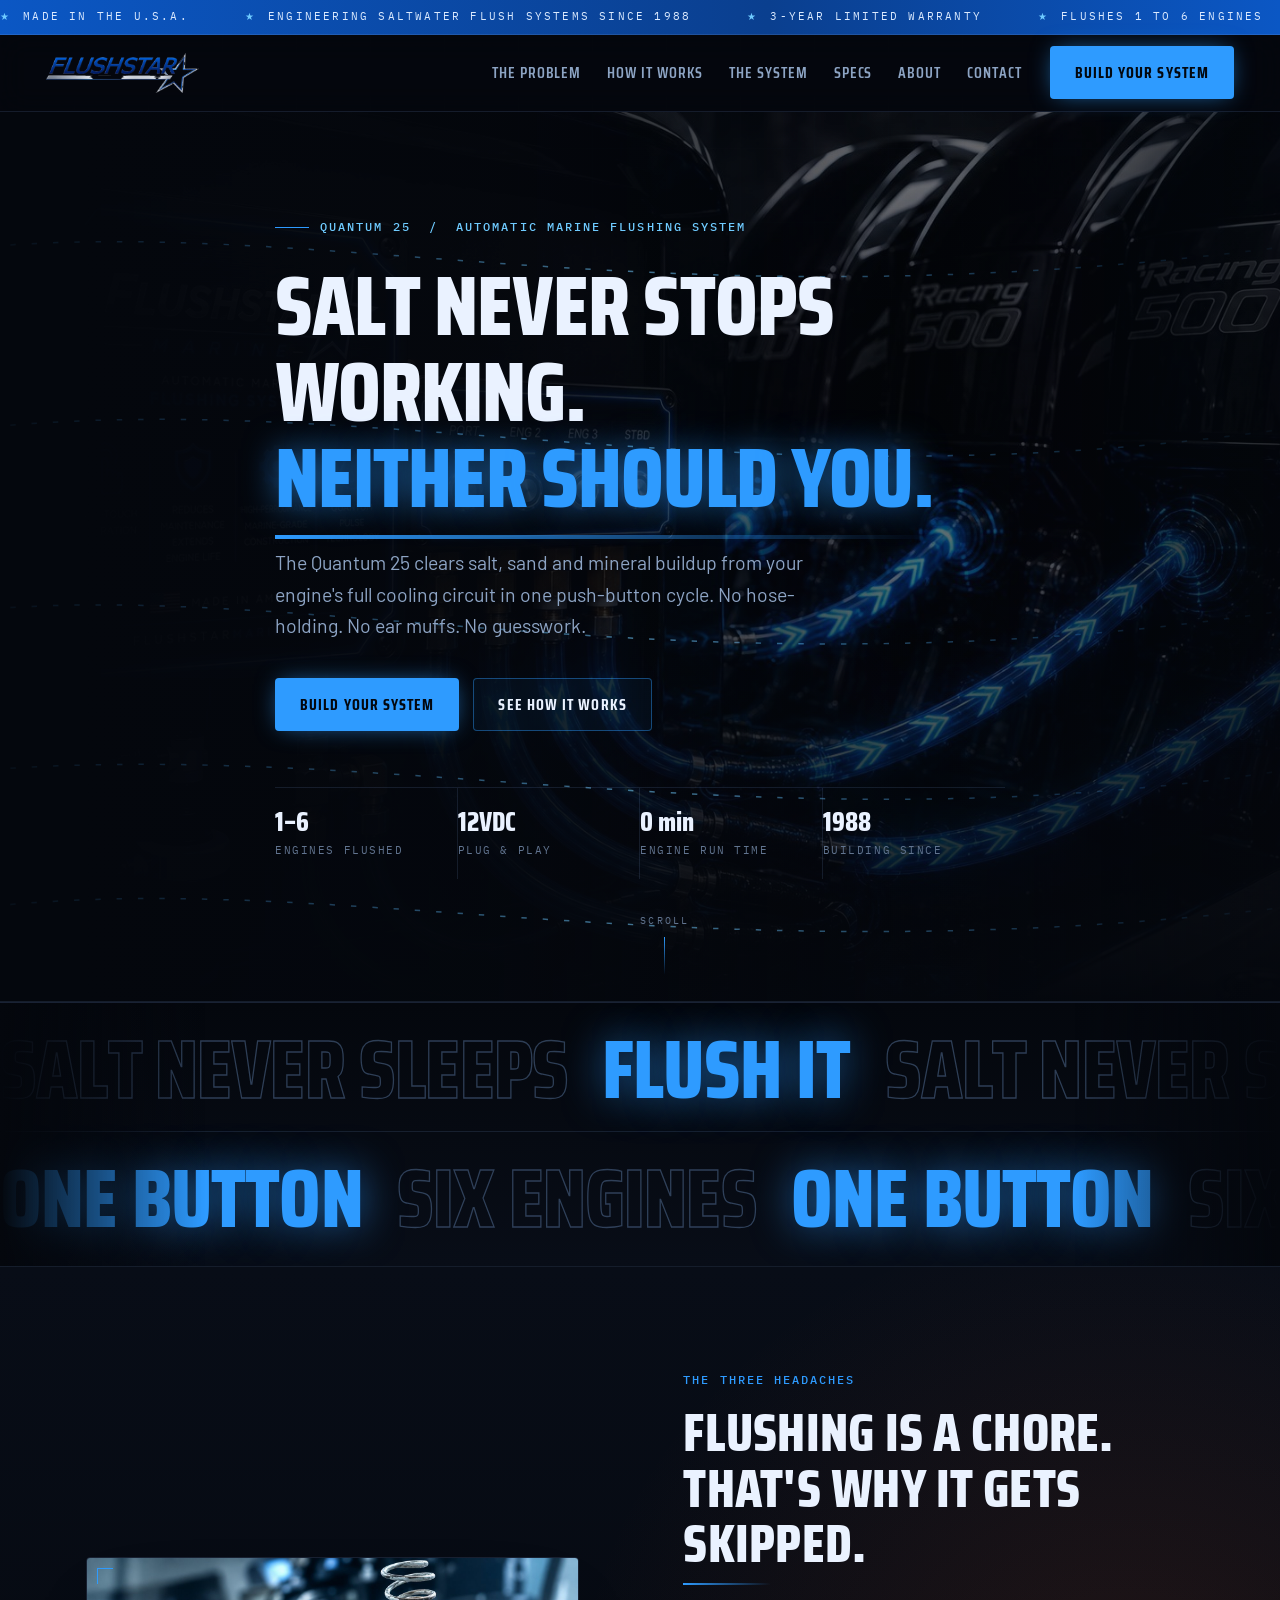
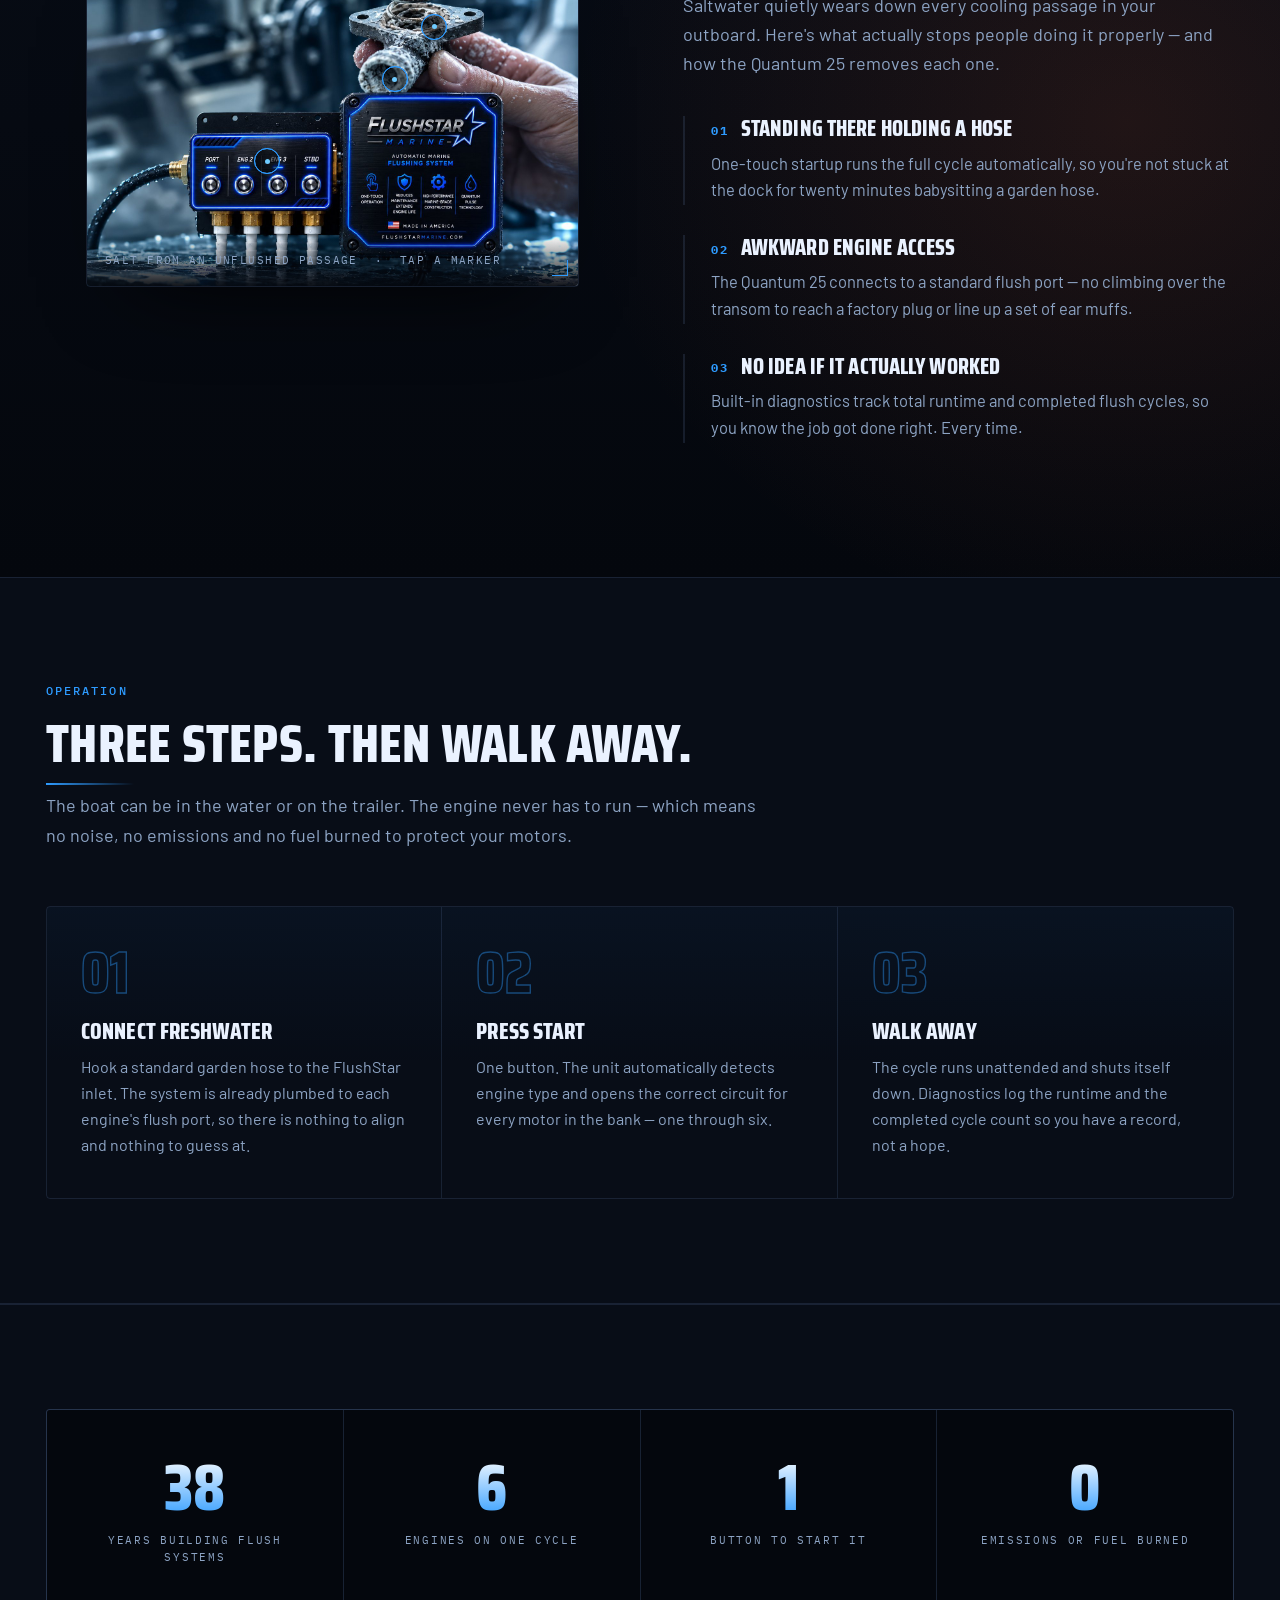
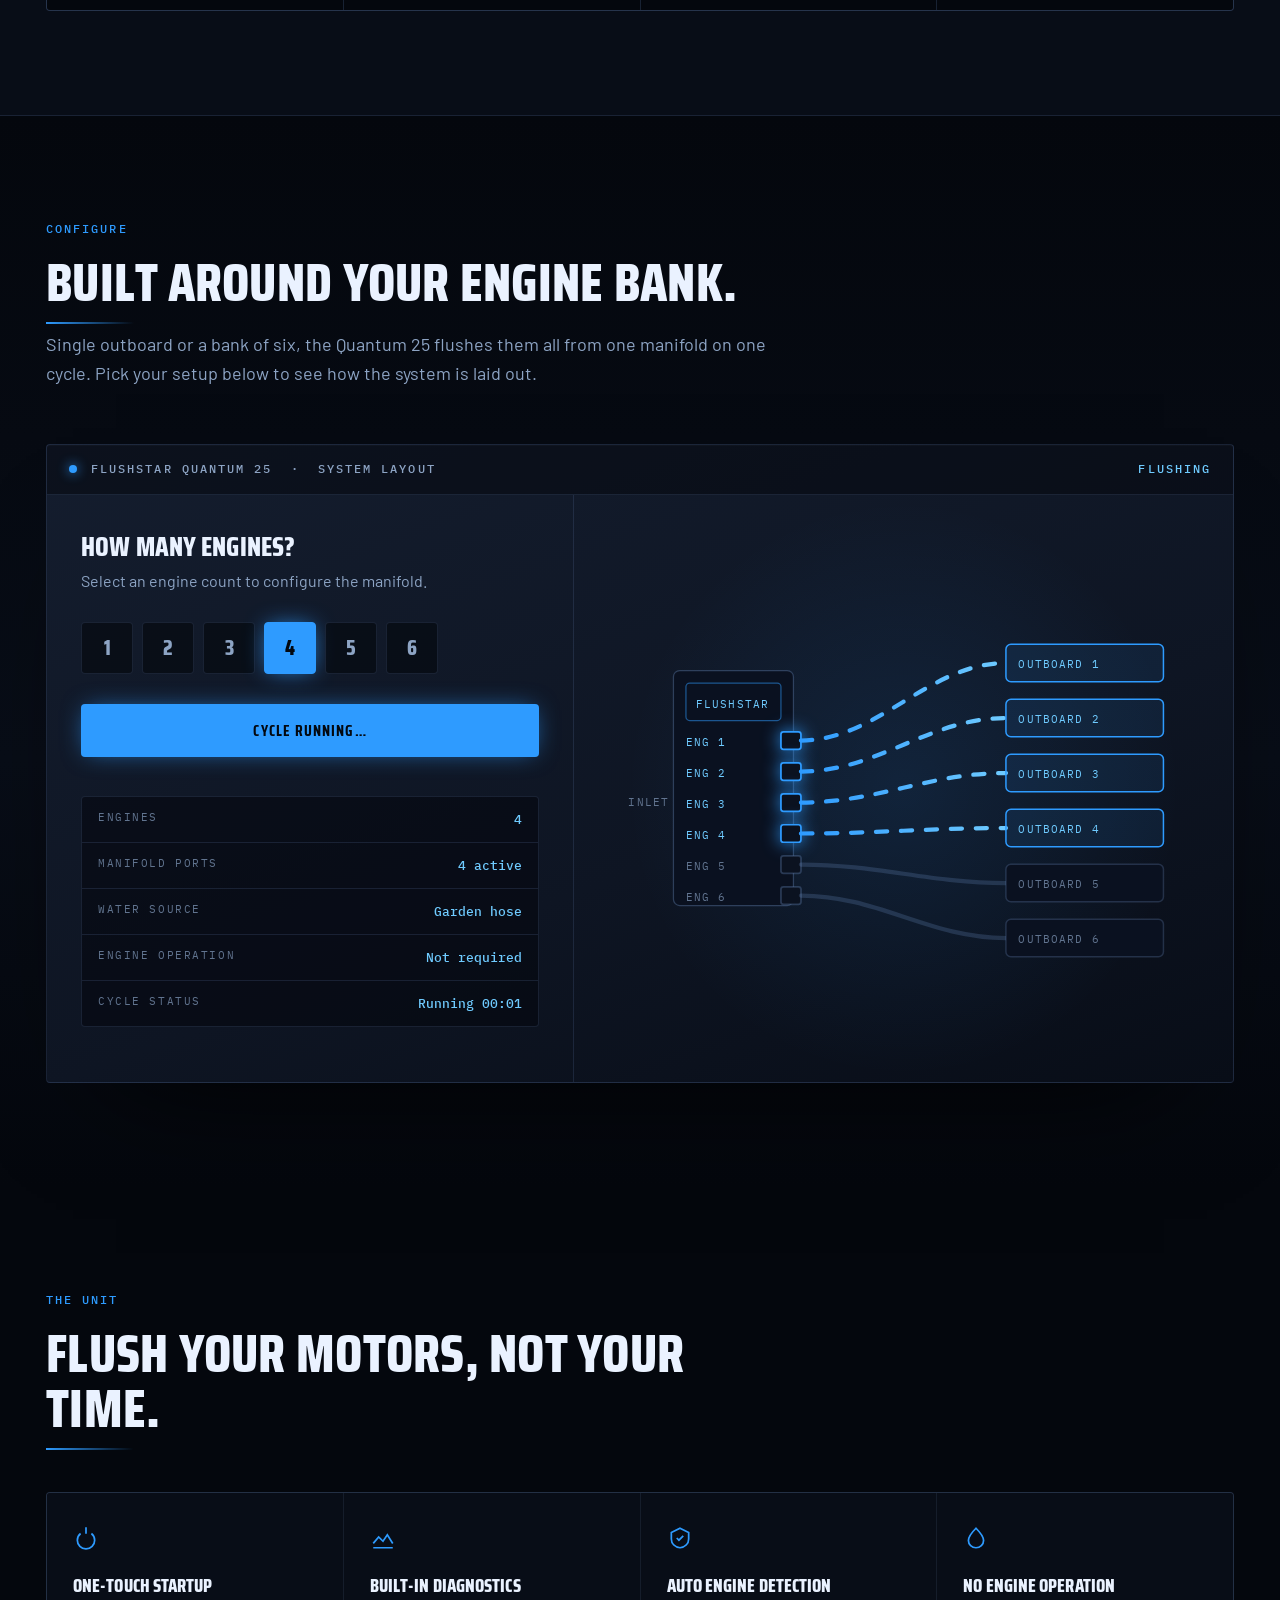
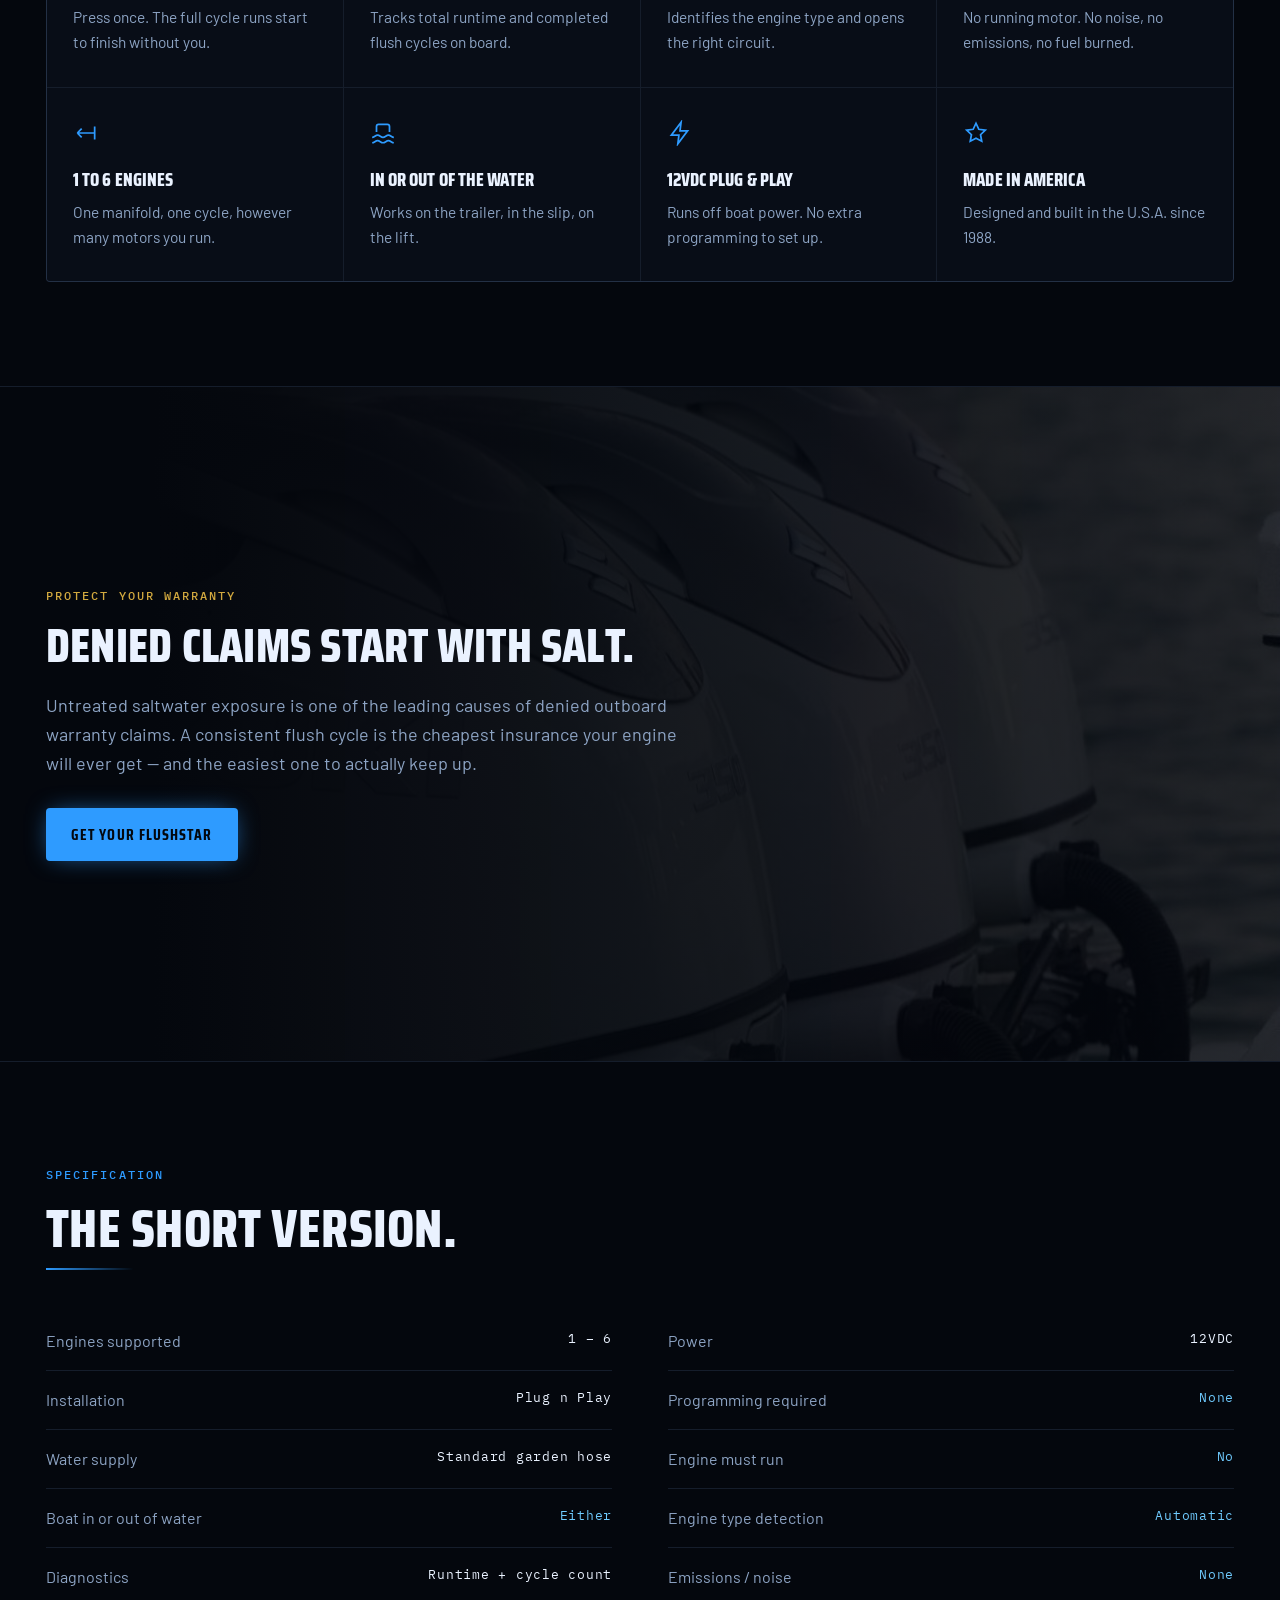
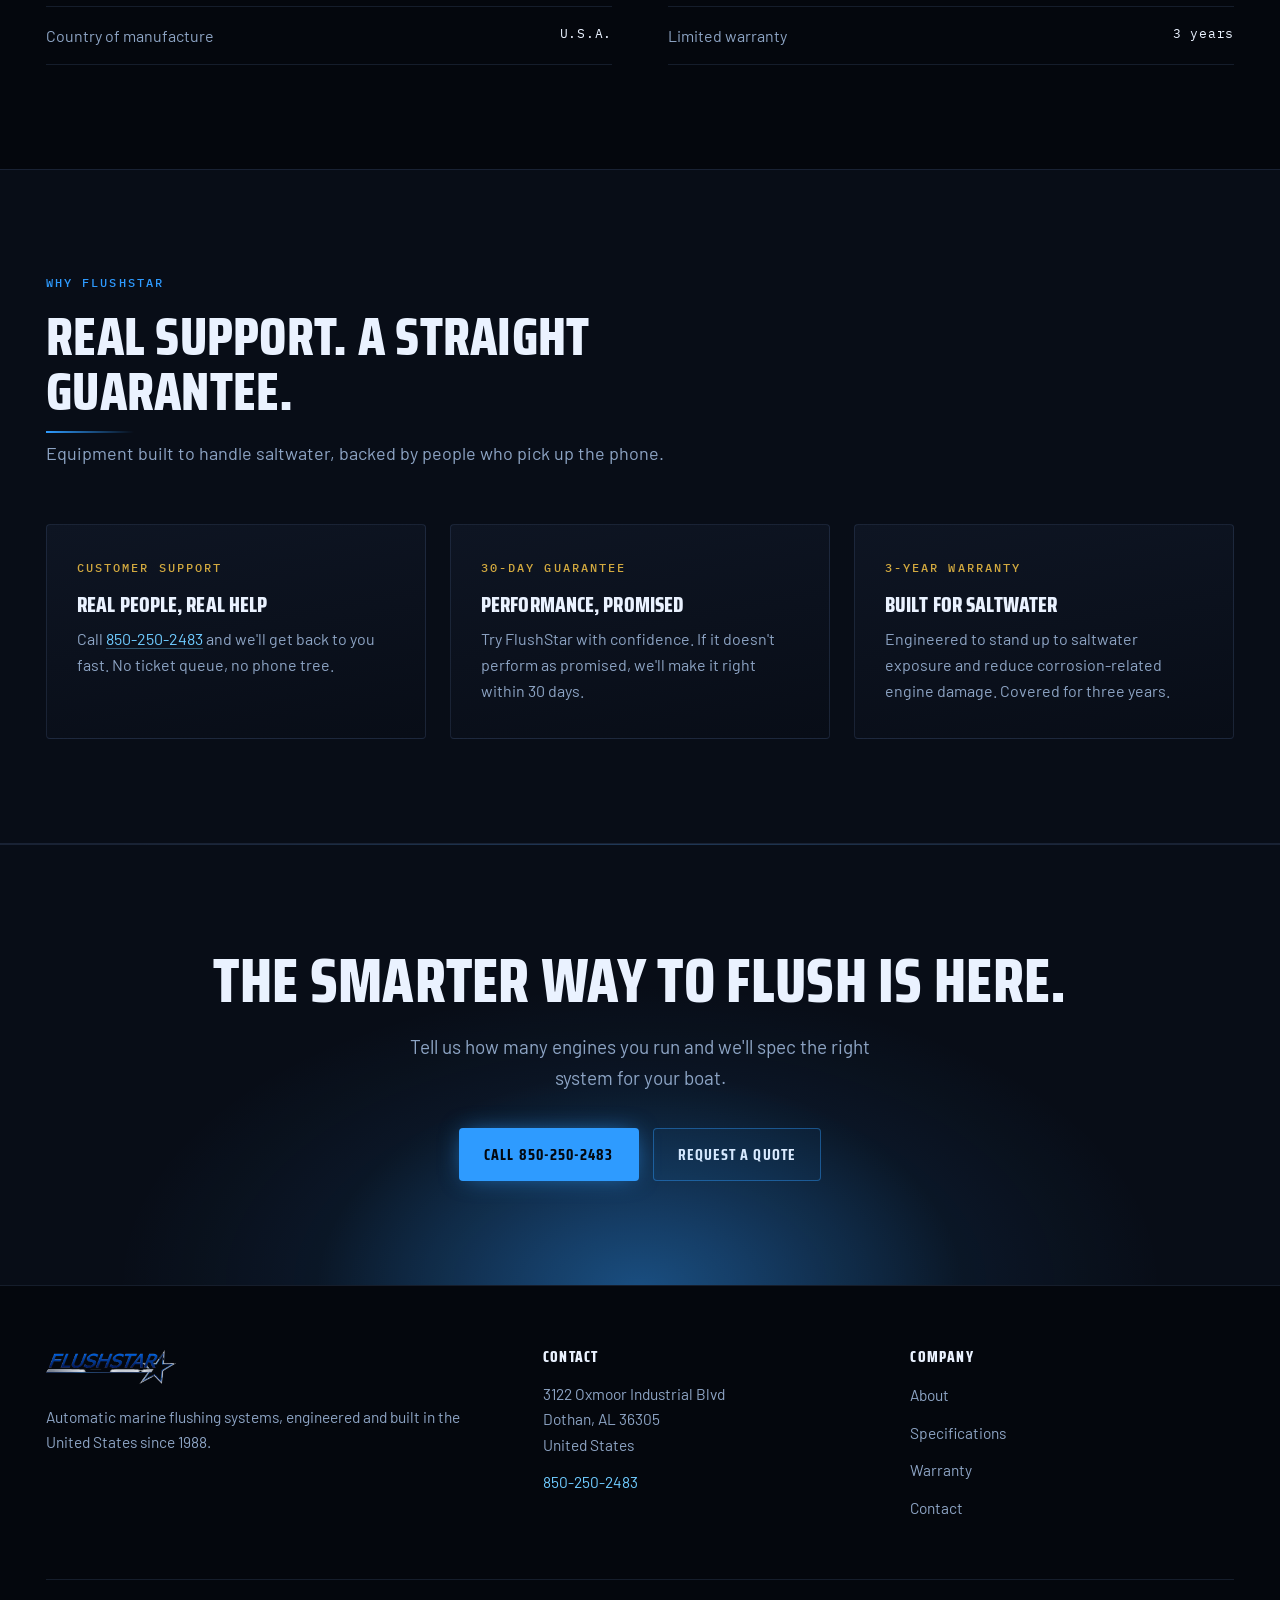
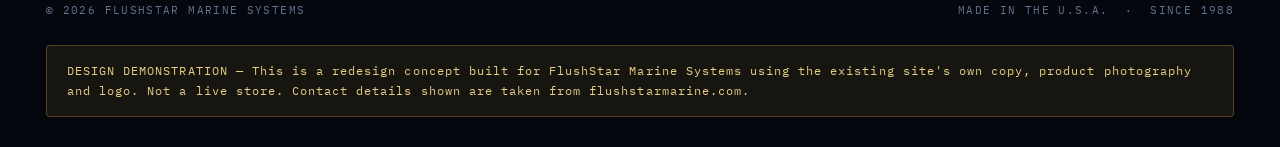
<file: index.html>
<!DOCTYPE html>
<html lang="en">
<head>
<meta charset="utf-8">
<meta name="viewport" content="width=device-width,initial-scale=1">
<title>FlushStar Marine Systems | Automatic Outboard Flushing System</title>
<meta name="description" content="The Quantum 25 clears salt, sand and mineral buildup from your outboard's full cooling circuit in one push-button cycle. Flushes 1 to 6 engines. No engine operation. Made in the U.S.A. since 1988.">
<link rel="icon" href="img/logo.png">

<link rel="canonical" href="https://www.flushstarmarine.com/">

<!-- Link preview (Open Graph / Twitter) -->
<meta property="og:type" content="website">
<meta property="og:site_name" content="FlushStar Marine Systems">
<meta property="og:url" content="https://www.flushstarmarine.com/">
<meta property="og:title" content="FlushStar Marine Systems | Automatic Marine Flushing System">
<meta property="og:description" content="The Quantum 25 clears salt, sand and mineral buildup from your outboard's full cooling circuit in one push-button cycle. Flushes 1 to 6 engines. Made in the U.S.A. since 1988.">
<meta property="og:image" content="https://www.flushstarmarine.com/og-image.jpg">
<meta property="og:image:secure_url" content="https://www.flushstarmarine.com/og-image.jpg">
<meta property="og:image:type" content="image/jpeg">
<meta property="og:image:width" content="1200">
<meta property="og:image:height" content="630">
<meta property="og:image:alt" content="FlushStar Marine Systems - Automatic Marine Flushing System">
<meta name="twitter:card" content="summary_large_image">
<meta name="twitter:title" content="FlushStar Marine Systems | Automatic Marine Flushing System">
<meta name="twitter:description" content="One push-button cycle clears salt, sand and mineral buildup from up to six outboards. Made in the U.S.A. since 1988.">
<meta name="twitter:image" content="https://www.flushstarmarine.com/og-image.jpg">
<meta name="theme-color" content="#04070D">

<link rel="preconnect" href="https://fonts.googleapis.com">
<link rel="preconnect" href="https://fonts.gstatic.com" crossorigin>
<link href="https://fonts.googleapis.com/css2?family=Saira+Condensed:wght@500;600;700;800&family=Barlow:wght@400;500;600&family=IBM+Plex+Mono:wght@400;500;600&display=swap" rel="stylesheet">
<link rel="stylesheet" href="style.css">
</head>
<body>
<div class="progress" id="progress"></div>
<div class="grid-bg"></div><div class="noise"></div>

<div class="ticker">
  <div class="ticker-in">
    <span>Made in the U.S.A.</span><span>Engineering saltwater flush systems since 1988</span>
    <span>3-year limited warranty</span><span>Flushes 1 to 6 engines</span>
    <span>12VDC plug &amp; play</span><span>No engine operation required</span>
    <span>Made in the U.S.A.</span><span>Engineering saltwater flush systems since 1988</span>
    <span>3-year limited warranty</span><span>Flushes 1 to 6 engines</span>
    <span>12VDC plug &amp; play</span><span>No engine operation required</span>
  </div>
</div>

<header>
  <div class="wrap nav">
    <a class="logo" href="#top"><img src="img/logo.png" alt="FlushStar Marine Systems"></a>
    <button class="burger" id="burger" aria-label="Menu" aria-expanded="false"><span></span><span></span><span></span></button>
    <nav class="nav-links" id="navlinks">
      <a href="#problem">The Problem</a>
      <a href="#how">How It Works</a>
      <a href="#system">The System</a>
      <a href="#specs">Specs</a>
      <a href="about.html">About</a>
      <a href="#contact">Contact</a>
    </nav>
    <a class="btn btn-primary" href="#contact">Build Your System</a>
  </div>
</header>

<main id="top">

<!-- HERO -->
<section class="hero" style="padding:0">
  <div class="hero-img"><img src="img/manifold.jpg" alt="FlushStar Quantum 25 manifold connected to a bank of outboard engines"></div>
  <svg class="flowlines" viewBox="0 0 1200 800" preserveAspectRatio="none" aria-hidden="true">
    <defs><linearGradient id="fl" x1="0" y1="0" x2="1" y2="0">
      <stop offset="0%" stop-color="#2E9BFF" stop-opacity="0"/>
      <stop offset="50%" stop-color="#6FCBFF"/>
      <stop offset="100%" stop-color="#2E9BFF" stop-opacity="0"/></linearGradient></defs>
    <path d="M-50 130 C 300 90, 620 210, 1250 120"/>
    <path d="M-50 300 C 340 250, 700 380, 1250 290"/>
    <path d="M-50 470 C 280 430, 660 560, 1250 460"/>
    <path d="M-50 620 C 360 580, 720 700, 1250 610"/>
    <path d="M-50 750 C 300 700, 640 820, 1250 740"/>
  </svg>
  <div class="wrap">
    <div class="hero-in">
      <span class="eyebrow mono">Quantum 25 &nbsp;/&nbsp; Automatic Marine Flushing System</span>
      <h1 id="h1">Salt never stops working.<br><em>Neither should you.</em></h1>
      <p class="lede">The Quantum 25 clears salt, sand and mineral buildup from your engine's full cooling
        circuit in one push-button cycle. No hose-holding. No ear muffs. No guesswork.</p>
      <div class="hero-cta">
        <a class="btn btn-primary" href="#contact">Build Your System</a>
        <a class="btn btn-ghost" href="#how">See How It Works</a>
      </div>
      <div class="spec-strip">
        <div><b>1&ndash;6</b><small>Engines flushed</small></div>
        <div><b>12VDC</b><small>Plug &amp; play</small></div>
        <div><b>0 min</b><small>Engine run time</small></div>
        <div><b>1988</b><small>Building since</small></div>
      </div>
    </div>
  </div>
  <div class="cue"><span>Scroll</span><i></i></div>
</section>

<!-- KINETIC BAND -->
<section class="kinetic" aria-hidden="true">
  <div class="kin-row kin-a">
    <b>Salt never sleeps</b><b class="kin-hot">Flush it</b><b>Salt never sleeps</b><b class="kin-hot">Flush it</b>
    <b>Salt never sleeps</b><b class="kin-hot">Flush it</b><b>Salt never sleeps</b><b class="kin-hot">Flush it</b>
  </div>
  <div class="kin-row kin-b" style="border-top:1px solid var(--line);margin-top:-6px">
    <b class="kin-hot">One button</b><b>Six engines</b><b class="kin-hot">One button</b><b>Six engines</b>
    <b class="kin-hot">One button</b><b>Six engines</b><b class="kin-hot">One button</b><b>Six engines</b>
  </div>
</section>

<!-- PROBLEM -->
<section class="problem" id="problem">
  <div class="wrap">
    <div class="split">
      <figure class="figure rv" id="corrFig">
        <span class="corner tl"></span><span class="corner br"></span>
        <img src="img/unit-corrosion.jpg" alt="A salt-encrusted thermostat housing held beside a FlushStar unit">
        <button class="hot" style="left:68%;top:17%" data-i="0" aria-expanded="false"
                aria-label="What salt buildup looks like"><i></i></button>
        <button class="hot" style="left:60%;top:33%" data-i="1" aria-expanded="false"
                aria-label="A blocked cooling passage"><i></i></button>
        <button class="hot" style="left:34%;top:58%" data-i="2" aria-expanded="false"
                aria-label="The FlushStar manifold"><i></i></button>
        <div class="hot-note" id="hotNote" style="left:5%;top:6%"></div>
        <figcaption id="corrCap">Salt from an unflushed passage &nbsp;&middot;&nbsp; tap a marker</figcaption>
      </figure>
      <div class="rv">
        <div class="sec-head" style="margin-bottom:38px">
          <span class="mono">The three headaches</span>
          <h2>Flushing is a chore.<br>That's why it gets skipped.</h2>
          <p>Saltwater quietly wears down every cooling passage in your outboard. Here's what
             actually stops people doing it properly &mdash; and how the Quantum 25 removes each one.</p>
        </div>
        <div class="pain">
          <h3><span>01</span>Standing there holding a hose</h3>
          <p>One-touch startup runs the full cycle automatically, so you're not stuck at the dock
             for twenty minutes babysitting a garden hose.</p>
        </div>
        <div class="pain">
          <h3><span>02</span>Awkward engine access</h3>
          <p>The Quantum 25 connects to a standard flush port &mdash; no climbing over the transom
             to reach a factory plug or line up a set of ear muffs.</p>
        </div>
        <div class="pain">
          <h3><span>03</span>No idea if it actually worked</h3>
          <p>Built-in diagnostics track total runtime and completed flush cycles, so you know the
             job got done right. Every time.</p>
        </div>
      </div>
    </div>
  </div>
</section>

<!-- HOW -->
<section class="how" id="how">
  <div class="wrap">
    <div class="sec-head rv">
      <span class="mono">Operation</span>
      <h2>Three steps. Then walk away.</h2>
      <p>The boat can be in the water or on the trailer. The engine never has to run &mdash;
         which means no noise, no emissions and no fuel burned to protect your motors.</p>
    </div>
    <div class="steps stagger rv">
      <div class="step">
        <span class="num">01</span>
        <h3>Connect freshwater</h3>
        <p>Hook a standard garden hose to the FlushStar inlet. The system is already plumbed to
           each engine's flush port, so there is nothing to align and nothing to guess at.</p>
      </div>
      <div class="step">
        <span class="num">02</span>
        <h3>Press start</h3>
        <p>One button. The unit automatically detects engine type and opens the correct circuit
           for every motor in the bank &mdash; one through six.</p>
      </div>
      <div class="step">
        <span class="num">03</span>
        <h3>Walk away</h3>
        <p>The cycle runs unattended and shuts itself down. Diagnostics log the runtime and the
           completed cycle count so you have a record, not a hope.</p>
      </div>
    </div>
  </div>
</section>

<!-- STATS -->
<section class="stats">
  <div class="wrap">
    <div class="stat-grid stagger rv">
      <div class="stat"><b data-count="38" data-suffix="">0</b><small>Years building flush systems</small></div>
      <div class="stat"><b data-count="6" data-suffix="">0</b><small>Engines on one cycle</small></div>
      <div class="stat"><b data-count="1" data-suffix="">0</b><small>Button to start it</small></div>
      <div class="stat"><b data-count="0" data-suffix="">0</b><small>Emissions or fuel burned</small></div>
    </div>
  </div>
</section>

<!-- CONFIGURATOR -->
<section class="config" id="system">
  <div class="wrap">
    <div class="sec-head rv">
      <span class="mono">Configure</span>
      <h2>Built around your engine bank.</h2>
      <p>Single outboard or a bank of six, the Quantum 25 flushes them all from one manifold on one
         cycle. Pick your setup below to see how the system is laid out.</p>
    </div>

    <div class="panel rv">
      <div class="panel-top">
        <span class="led"></span>
        <span class="mono">FlushStar Quantum 25 &nbsp;&middot;&nbsp; System Layout</span>
        <span class="mono right" id="statusText">Ready</span>
      </div>
      <div class="panel-body">
        <div class="panel-ctrl">
          <h3>How many engines?</h3>
          <p>Select an engine count to configure the manifold.</p>
          <div class="dial" id="dial" role="group" aria-label="Engine count"></div>
          <button class="btn btn-primary" id="runBtn" style="width:100%;justify-content:center;margin-bottom:22px">
            Run Flush Cycle
          </button>
          <dl class="readout">
            <div><dt>Engines</dt><dd id="rEng">4</dd></div>
            <div><dt>Manifold ports</dt><dd id="rPorts">4 active</dd></div>
            <div><dt>Water source</dt><dd class="yes">Garden hose</dd></div>
            <div><dt>Engine operation</dt><dd class="yes">Not required</dd></div>
            <div><dt>Cycle status</dt><dd id="rStatus">Standby</dd></div>
          </dl>
        </div>
        <div class="panel-vis">
          <svg viewBox="0 0 460 320" role="img" aria-label="Diagram of the FlushStar manifold feeding each engine">
            <defs>
              <linearGradient id="flowgrad" x1="0" y1="0" x2="1" y2="0">
                <stop offset="0%" stop-color="#2E9BFF"/><stop offset="100%" stop-color="#6FCBFF"/>
              </linearGradient>
            </defs>
            <!-- inlet -->
            <path class="hose on" d="M16 184 L46 184"/>
            <text class="port-label" x="10" y="174">INLET</text>
            <!-- controller body -->
            <rect x="46" y="66" width="96" height="188" rx="5" fill="#0A1120" stroke="rgba(126,166,222,.3)"/>
            <rect x="56" y="76" width="76" height="30" rx="3" fill="none" stroke="rgba(46,155,255,.5)"/>
            <text class="port-label on" x="64" y="96">FLUSHSTAR</text>
            <g id="ports"></g>
            <g id="hoses"></g>
            <g id="engines"></g>
          </svg>
        </div>
      </div>
    </div>
  </div>
</section>

<!-- FEATURES -->
<section>
  <div class="wrap">
    <div class="sec-head rv">
      <span class="mono">The unit</span>
      <h2>Flush your motors, not your time.</h2>
    </div>
    <div class="feat-grid stagger rv">
      <div class="feat">
        <svg viewBox="0 0 24 24"><path d="M12 2v6M12 22a8 8 0 0 0 8-8 8 8 0 0 0-3-6.2M7 7.8A8 8 0 0 0 4 14a8 8 0 0 0 8 8"/></svg>
        <h3>One-touch startup</h3><p>Press once. The full cycle runs start to finish without you.</p>
      </div>
      <div class="feat">
        <svg viewBox="0 0 24 24"><path d="M3 17l5-6 4 4 4-6 5 8M3 21h18"/></svg>
        <h3>Built-in diagnostics</h3><p>Tracks total runtime and completed flush cycles on board.</p>
      </div>
      <div class="feat">
        <svg viewBox="0 0 24 24"><path d="M12 3l8 4v6c0 4.4-3.4 7.4-8 8-4.6-.6-8-3.6-8-8V7z"/><path d="M9 12l2 2 4-4"/></svg>
        <h3>Auto engine detection</h3><p>Identifies the engine type and opens the right circuit.</p>
      </div>
      <div class="feat">
        <svg viewBox="0 0 24 24"><path d="M12 21c-3.9 0-7-3-7-6.7C5 10 12 3 12 3s7 7 7 11.3C19 18 15.9 21 12 21z"/></svg>
        <h3>No engine operation</h3><p>No running motor. No noise, no emissions, no fuel burned.</p>
      </div>
      <div class="feat">
        <svg viewBox="0 0 24 24"><path d="M4 12h16M4 12l4-4M4 12l4 4M20 6v12"/></svg>
        <h3>1 to 6 engines</h3><p>One manifold, one cycle, however many motors you run.</p>
      </div>
      <div class="feat">
        <svg viewBox="0 0 24 24"><path d="M2 16c2 0 3-2 5-2s3 2 5 2 3-2 5-2 3 2 5 2M2 21c2 0 3-2 5-2s3 2 5 2 3-2 5-2 3 2 5 2M6 11V6a2 2 0 0 1 2-2h8a2 2 0 0 1 2 2v5"/></svg>
        <h3>In or out of the water</h3><p>Works on the trailer, in the slip, on the lift.</p>
      </div>
      <div class="feat">
        <svg viewBox="0 0 24 24"><path d="M13 2L4 14h7l-1 8 9-12h-7z"/></svg>
        <h3>12VDC plug &amp; play</h3><p>Runs off boat power. No extra programming to set up.</p>
      </div>
      <div class="feat">
        <svg viewBox="0 0 24 24"><path d="M12 3l2.6 5.6 6 .8-4.4 4.2 1.1 6L12 16.8 6.7 19.6l1.1-6L3.4 9.4l6-.8z"/></svg>
        <h3>Made in America</h3><p>Designed and built in the U.S.A. since 1988.</p>
      </div>
    </div>
  </div>
</section>

<!-- WARRANTY BAND -->
<section class="band">
  <div class="band-img"><img src="img/outboards.jpg" alt="A triple outboard installation on the water"></div>
  <div class="wrap">
    <div class="band-in rv">
      <span class="mono" style="color:var(--brass);display:block;margin-bottom:16px">Protect your warranty</span>
      <h2>Denied claims start with salt.</h2>
      <p>Untreated saltwater exposure is one of the leading causes of denied outboard warranty
         claims. A consistent flush cycle is the cheapest insurance your engine will ever get &mdash;
         and the easiest one to actually keep up.</p>
      <a class="btn btn-primary" href="#contact">Get Your FlushStar</a>
    </div>
  </div>
</section>

<!-- SPECS -->
<section id="specs">
  <div class="wrap">
    <div class="sec-head rv">
      <span class="mono">Specification</span>
      <h2>The short version.</h2>
    </div>
    <div class="specs rv">
      <dl>
        <div class="spec-row"><dt>Engines supported</dt><dd>1 &ndash; 6</dd></div>
        <div class="spec-row"><dt>Power</dt><dd>12VDC</dd></div>
        <div class="spec-row"><dt>Installation</dt><dd>Plug n Play</dd></div>
        <div class="spec-row"><dt>Programming required</dt><dd class="yes">None</dd></div>
        <div class="spec-row"><dt>Water supply</dt><dd>Standard garden hose</dd></div>
        <div class="spec-row"><dt>Engine must run</dt><dd class="yes">No</dd></div>
      </dl>
      <dl>
        <div class="spec-row"><dt>Boat in or out of water</dt><dd class="yes">Either</dd></div>
        <div class="spec-row"><dt>Engine type detection</dt><dd class="yes">Automatic</dd></div>
        <div class="spec-row"><dt>Diagnostics</dt><dd>Runtime + cycle count</dd></div>
        <div class="spec-row"><dt>Emissions / noise</dt><dd class="yes">None</dd></div>
        <div class="spec-row"><dt>Country of manufacture</dt><dd>U.S.A.</dd></div>
        <div class="spec-row"><dt>Limited warranty</dt><dd>3 years</dd></div>
      </dl>
    </div>
  </div>
</section>

<!-- TRUST -->
<section class="how" id="contact">
  <div class="wrap">
    <div class="sec-head rv">
      <span class="mono">Why FlushStar</span>
      <h2>Real support. A straight guarantee.</h2>
      <p>Equipment built to handle saltwater, backed by people who pick up the phone.</p>
    </div>
    <div class="trust stagger rv">
      <div class="tcard">
        <span class="mono">Customer support</span>
        <h3>Real people, real help</h3>
        <p>Call <a href="tel:8502502483">850-250-2483</a> and we'll get back to you fast.
           No ticket queue, no phone tree.</p>
      </div>
      <div class="tcard">
        <span class="mono">30-day guarantee</span>
        <h3>Performance, promised</h3>
        <p>Try FlushStar with confidence. If it doesn't perform as promised, we'll make it right
           within 30 days.</p>
      </div>
      <div class="tcard">
        <span class="mono">3-year warranty</span>
        <h3>Built for saltwater</h3>
        <p>Engineered to stand up to saltwater exposure and reduce corrosion-related engine
           damage. Covered for three years.</p>
      </div>
    </div>
  </div>
</section>

<!-- CTA -->
<section class="cta">
  <div class="wrap">
    <div class="rv">
      <h2>The smarter way to flush is here.</h2>
      <p>Tell us how many engines you run and we'll spec the right system for your boat.</p>
      <div class="cta-row">
        <a class="btn btn-primary" href="tel:8502502483">Call 850-250-2483</a>
        <a class="btn btn-ghost" href="#top">Request a Quote</a>
      </div>
    </div>
  </div>
</section>

</main>

<footer>
  <div class="wrap">
    <div class="f-grid">
      <div>
        <img class="flogo" src="img/logo.png" alt="FlushStar Marine Systems">
        <p>Automatic marine flushing systems, engineered and built in the United States since 1988.</p>
      </div>
      <div>
        <h4>Contact</h4>
        <p>3122 Oxmoor Industrial Blvd<br>Dothan, AL 36305<br>United States</p>
        <p style="margin-top:12px"><a href="tel:8502502483" style="color:var(--volt-hot)">850-250-2483</a></p>
      </div>
      <div>
        <h4>Company</h4>
        <ul>
          <li><a href="about.html">About</a></li>
          <li><a href="#specs">Specifications</a></li>
          <li><a href="#contact">Warranty</a></li>
          <li><a href="#contact">Contact</a></li>
        </ul>
      </div>
    </div>
    <div class="f-bot">
      <span>&copy; 2026 FlushStar Marine Systems</span>
      <span>Made in the U.S.A. &nbsp;&middot;&nbsp; Since 1988</span>
    </div>
    <div class="demo-note" style="margin-top:26px">
      DESIGN DEMONSTRATION &mdash; This is a redesign concept built for FlushStar Marine Systems using
      the existing site's own copy, product photography and logo. Not a live store. Contact details
      shown are taken from flushstarmarine.com.
    </div>
  </div>
</footer>

<script>
/* ---- mobile nav ---- */
var burger=document.getElementById('burger'),nl=document.getElementById('navlinks');
burger.addEventListener('click',function(){
  var open=nl.classList.toggle('open');
  burger.setAttribute('aria-expanded',open?'true':'false');
});
nl.addEventListener('click',function(e){if(e.target.tagName==='A')nl.classList.remove('open');});

/* ---- scroll reveal ---- */
var io=new IntersectionObserver(function(es){
  es.forEach(function(e){if(e.isIntersecting){e.target.classList.add('in');io.unobserve(e.target);}});
},{threshold:.12,rootMargin:'0px 0px -8% 0px'});
document.querySelectorAll('.rv, .sec-head').forEach(function(el){io.observe(el);});

var REDUCED=window.matchMedia('(prefers-reduced-motion: reduce)').matches;

/* ---- scroll progress ---- */
var prog=document.getElementById('progress'), ticking=false;
function onScroll(){
  var st=window.pageYOffset||document.documentElement.scrollTop;
  var max=document.documentElement.scrollHeight-window.innerHeight;
  prog.style.width=(max>0?(st/max)*100:0)+'%';
  ticking=false;
}
window.addEventListener('scroll',function(){
  if(!ticking){ticking=true;requestAnimationFrame(onScroll);}
},{passive:true});
onScroll();

/* ---- headline word-by-word reveal ---- */
(function(){
  var h=document.getElementById('h1'); if(!h||REDUCED)return;
  var i=0;
  function wrap(node){
    var out=[];
    [].slice.call(node.childNodes).forEach(function(n){
      if(n.nodeType===3){
        var frag=document.createDocumentFragment();
        n.textContent.split(/(\s+)/).forEach(function(t){
          if(!t.trim()){frag.appendChild(document.createTextNode(t));return;}
          var s=document.createElement('span');
          s.className='w'; s.textContent=t;
          s.style.animationDelay=(0.12+i*0.055).toFixed(3)+'s'; i++;
          frag.appendChild(s);
        });
        out.push([n,frag]);
      } else if(n.nodeType===1 && n.tagName!=='BR'){ wrap(n); }
    });
    out.forEach(function(pair){node.replaceChild(pair[1],pair[0]);});
  }
  wrap(h);
})();

/* ---- count-up stats ---- */
var cio=new IntersectionObserver(function(es){
  es.forEach(function(e){
    if(!e.isIntersecting)return;
    cio.unobserve(e.target);
    var b=e.target, target=parseInt(b.dataset.count,10), t0=null, DUR=1250;
    if(REDUCED||target===0){b.textContent=target;return;}
    function step(ts){
      if(!t0)t0=ts;
      var p=Math.min((ts-t0)/DUR,1);
      var eased=1-Math.pow(1-p,3);
      b.textContent=Math.round(target*eased);
      if(p<1)requestAnimationFrame(step);
    }
    requestAnimationFrame(step);
  });
},{threshold:.6});
document.querySelectorAll('.stat b[data-count]').forEach(function(b){cio.observe(b);});

/* ---- corrosion hotspots ---- */
(function(){
  var NOTES=[
    ['Salt buildup','This is what comes out of a cooling passage that never gets flushed. Every trip in salt water adds another layer.'],
    ['A blocked passage','Once the mineral crust closes the passage, coolant stops moving and the powerhead starts running hot.'],
    ['The fix','The Quantum 25 pushes fresh water through that entire circuit on one push-button cycle, before any of it can set.']
  ];
  var note=document.getElementById('hotNote');
  var hots=[].slice.call(document.querySelectorAll('#corrFig .hot'));
  if(!note||!hots.length)return;
  var openIdx=-1;
  function close(){
    openIdx=-1; note.classList.remove('show');
    hots.forEach(function(h){h.setAttribute('aria-expanded','false');});
  }
  hots.forEach(function(h){
    h.addEventListener('click',function(ev){
      ev.stopPropagation();
      var i=+h.dataset.i;
      if(openIdx===i){close();return;}
      close(); openIdx=i;
      note.innerHTML='<b>'+NOTES[i][0]+'</b>'+NOTES[i][1];
      note.classList.add('show');
      h.setAttribute('aria-expanded','true');
    });
  });
  document.addEventListener('click',function(){if(openIdx>-1)close();});
  document.addEventListener('keydown',function(e){if(e.key==='Escape')close();});
})();

/* ---- feature card cursor glow ---- */
document.querySelectorAll('.feat').forEach(function(f){
  f.addEventListener('mousemove',function(e){
    var r=f.getBoundingClientRect();
    f.style.setProperty('--mx',(e.clientX-r.left)+'px');
    f.style.setProperty('--my',(e.clientY-r.top)+'px');
  });
});

/* ---- engine configurator ---- */
var MAX=6, count=4, running=false;
var portsG=document.getElementById('ports'),
    hosesG=document.getElementById('hoses'),
    engG=document.getElementById('engines'),
    dial=document.getElementById('dial'),
    NS='http://www.w3.org/2000/svg';

function el(tag,attrs){var n=document.createElementNS(NS,tag);
  for(var k in attrs)n.setAttribute(k,attrs[k]);return n;}

function buildDiagram(){
  portsG.textContent='';hosesG.textContent='';engG.textContent='';
  var top=122, gap=(246-122)/(MAX-1);
  for(var i=0;i<MAX;i++){
    var y=top+i*gap, on=i<count;
    // manifold port
    var p=el('rect',{x:132,y:y-7,width:16,height:14,rx:2,
      'class':'port-body'+(on?' on':'')});
    portsG.appendChild(p);
    var lb=el('text',{x:56,y:y+4,'class':'port-label'+(on?' on':'')});
    lb.textContent='ENG '+(i+1);
    portsG.appendChild(lb);
    // hose
    var ey=44+i*44+16;
    var h=el('path',{d:'M148 '+y+' C 210 '+y+', 250 '+ey+', 312 '+ey,
      'class':'hose'+(on&&running?' on':'')});
    if(on&&!running)h.setAttribute('stroke','rgba(46,155,255,.45)');
    hosesG.appendChild(h);
    // engine block
    var g=el('rect',{x:312,y:ey-15,width:126,height:30,rx:4,'class':'eng'+(on?' on':'')});
    engG.appendChild(g);
    var t=el('text',{x:322,y:ey+4,'class':'port-label'+(on?' on':'')});
    t.textContent='OUTBOARD '+(i+1);
    engG.appendChild(t);
  }
}

function buildDial(){
  for(var i=1;i<=MAX;i++){
    (function(n){
      var b=document.createElement('button');
      b.textContent=n;b.dataset.n=n;
      b.setAttribute('aria-pressed',n===count?'true':'false');
      b.setAttribute('aria-label',n+' engine'+(n>1?'s':''));
      b.addEventListener('click',function(){setCount(n);});
      dial.appendChild(b);
    })(i);
  }
}

function setCount(n){
  count=n;running=false;
  [].forEach.call(dial.children,function(b){
    b.setAttribute('aria-pressed',(+b.dataset.n===n)?'true':'false');});
  document.getElementById('rEng').textContent=n;
  document.getElementById('rPorts').textContent=n+' active';
  document.getElementById('rStatus').textContent='Standby';
  document.getElementById('statusText').textContent='Ready';
  document.getElementById('runBtn').textContent='Run Flush Cycle';
  buildDiagram();
}

var timer=null;
document.getElementById('runBtn').addEventListener('click',function(){
  if(running){return;}
  running=true;buildDiagram();
  var btn=this,secs=0;
  btn.textContent='Cycle running…';
  document.getElementById('statusText').textContent='Flushing';
  clearInterval(timer);
  timer=setInterval(function(){
    secs++;
    document.getElementById('rStatus').textContent='Running  '+
      String(Math.floor(secs/60)).padStart(2,'0')+':'+String(secs%60).padStart(2,'0');
    if(secs>=8){
      clearInterval(timer);running=false;buildDiagram();
      document.getElementById('rStatus').textContent='Cycle complete';
      document.getElementById('statusText').textContent='Complete';
      btn.textContent='Run Flush Cycle';
    }
  },1000);
});

buildDial();buildDiagram();

/* auto-demo the cycle the first time the panel scrolls into view */
(function(){
  var panel=document.querySelector('#system .panel');
  if(!panel||REDUCED)return;
  var once=new IntersectionObserver(function(es){
    es.forEach(function(e){
      if(!e.isIntersecting)return;
      once.unobserve(e.target);
      setTimeout(function(){
        if(!running)document.getElementById('runBtn').click();
      },700);
    });
  },{threshold:.45});
  once.observe(panel);
})();
</script>
</body>
</html>
</file>
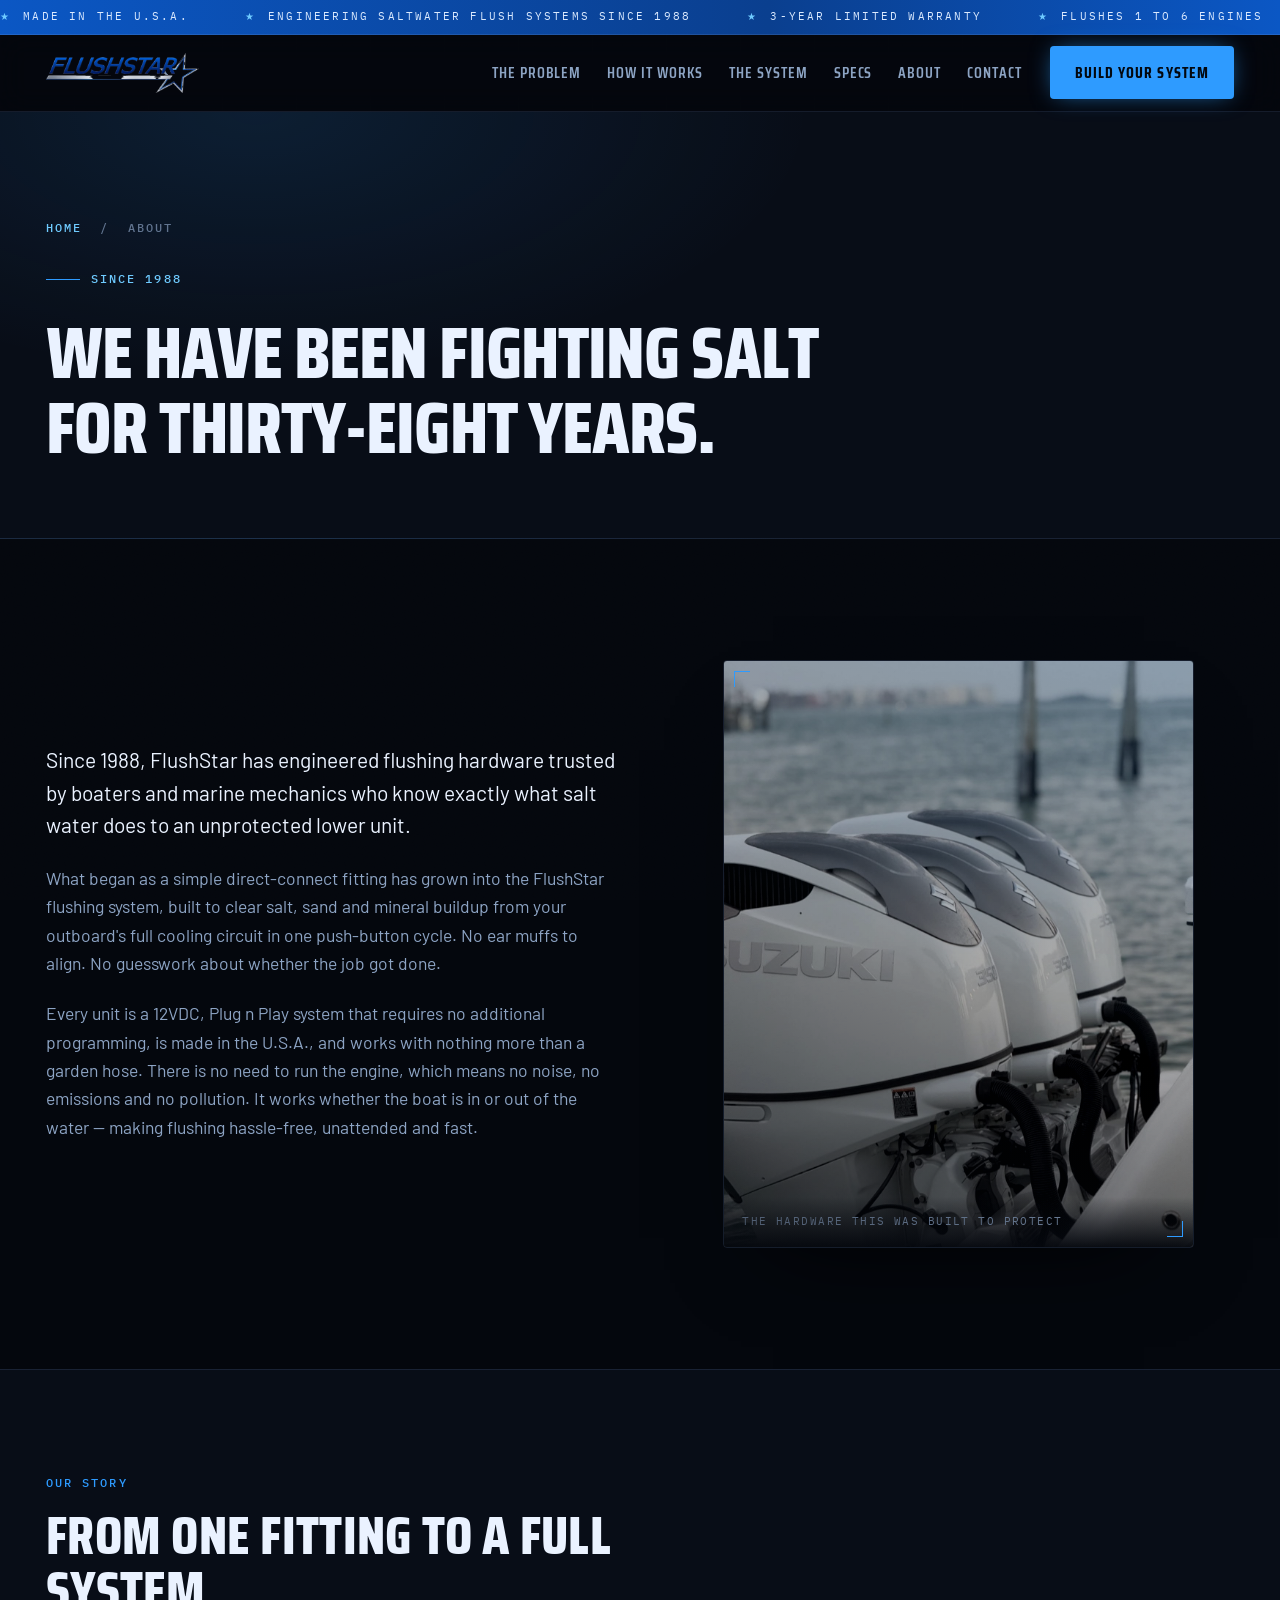
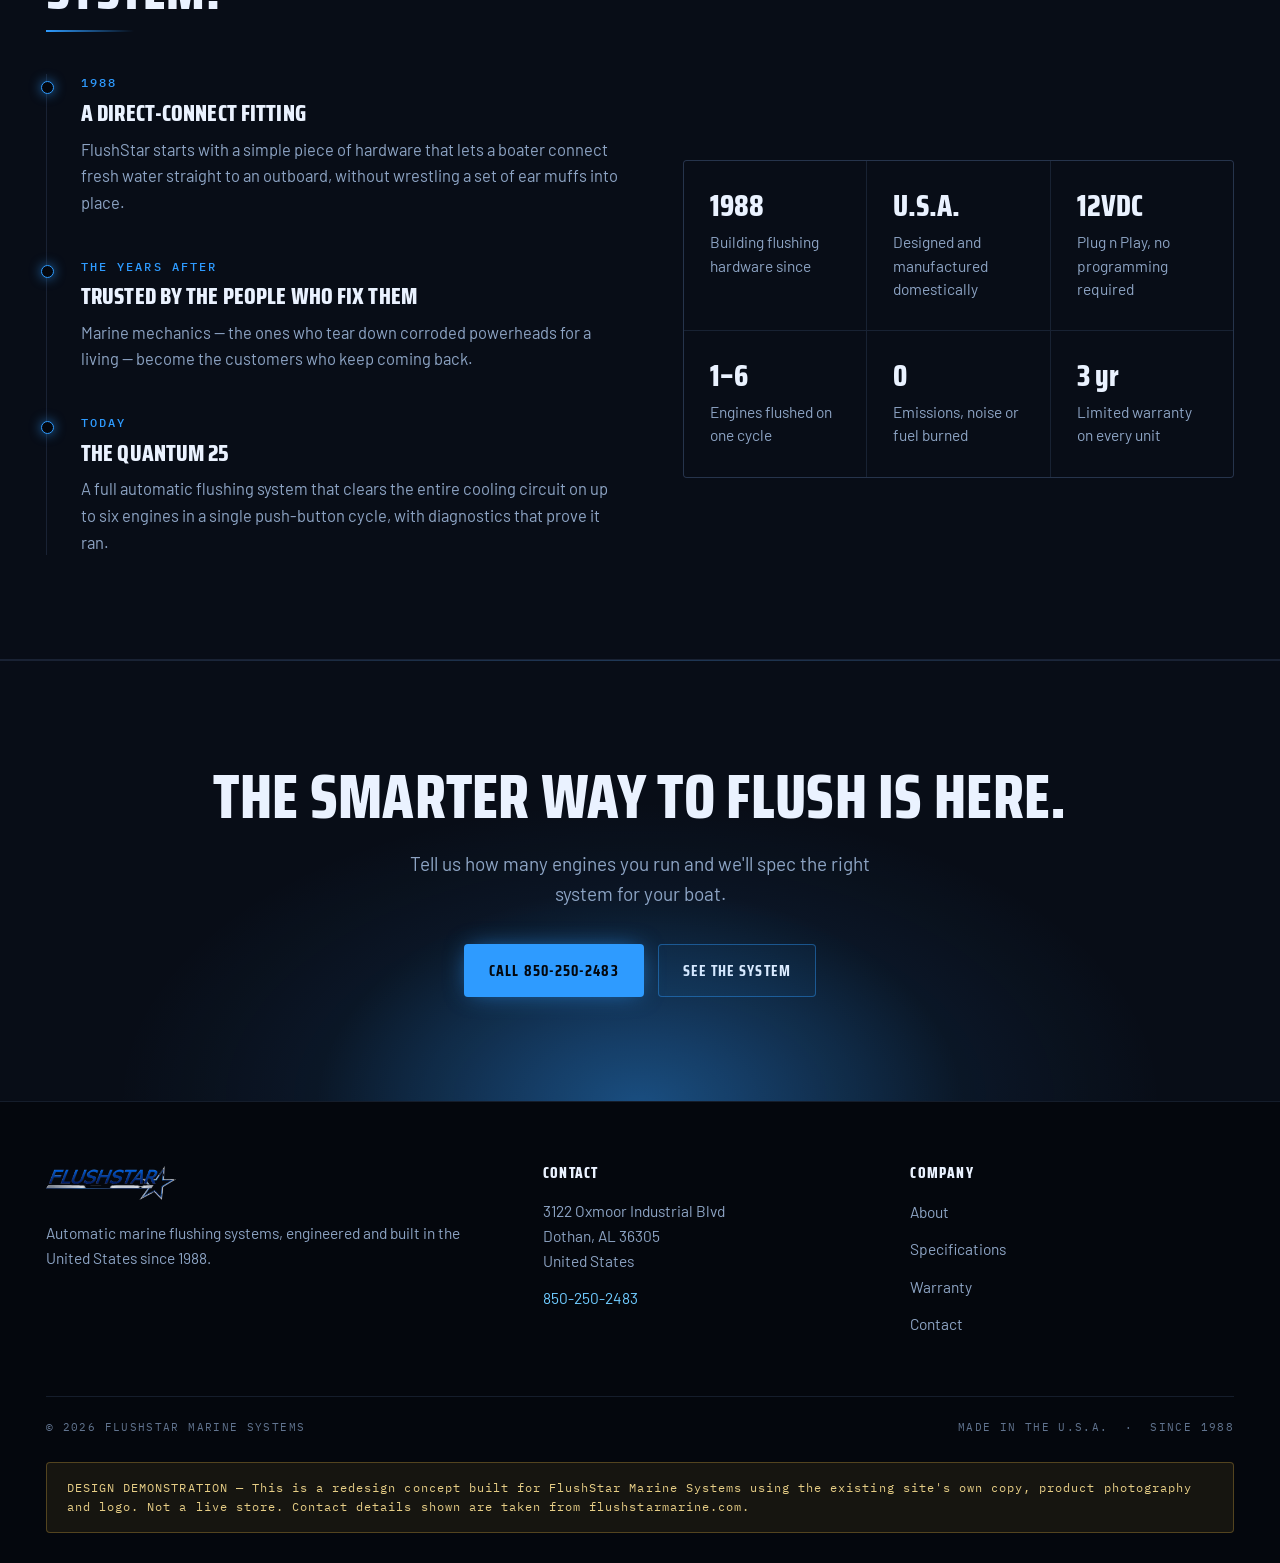
<file: about.html>
<!DOCTYPE html>
<html lang="en">
<head>
<meta charset="utf-8">
<meta name="viewport" content="width=device-width,initial-scale=1">
<title>About | FlushStar Marine Systems</title>
<meta name="description" content="Since 1988, FlushStar has engineered flushing hardware trusted by boaters and marine mechanics who know what salt water does to an unprotected lower unit.">
<link rel="icon" href="img/logo.png">

<link rel="canonical" href="https://www.flushstarmarine.com/about.html">

<!-- Link preview (Open Graph / Twitter) -->
<meta property="og:type" content="website">
<meta property="og:site_name" content="FlushStar Marine Systems">
<meta property="og:url" content="https://www.flushstarmarine.com/about.html">
<meta property="og:title" content="About | FlushStar Marine Systems">
<meta property="og:description" content="Since 1988, FlushStar has engineered flushing hardware trusted by boaters and marine mechanics who know what salt water does to an unprotected lower unit.">
<meta property="og:image" content="https://www.flushstarmarine.com/og-image.jpg">
<meta property="og:image:secure_url" content="https://www.flushstarmarine.com/og-image.jpg">
<meta property="og:image:type" content="image/jpeg">
<meta property="og:image:width" content="1200">
<meta property="og:image:height" content="630">
<meta property="og:image:alt" content="FlushStar Marine Systems - Automatic Marine Flushing System">
<meta name="twitter:card" content="summary_large_image">
<meta name="twitter:title" content="About | FlushStar Marine Systems">
<meta name="twitter:description" content="Engineering saltwater flushing hardware in the United States since 1988.">
<meta name="twitter:image" content="https://www.flushstarmarine.com/og-image.jpg">
<meta name="theme-color" content="#04070D">

<link rel="preconnect" href="https://fonts.googleapis.com">
<link rel="preconnect" href="https://fonts.gstatic.com" crossorigin>
<link href="https://fonts.googleapis.com/css2?family=Saira+Condensed:wght@500;600;700;800&family=Barlow:wght@400;500;600&family=IBM+Plex+Mono:wght@400;500;600&display=swap" rel="stylesheet">
<link rel="stylesheet" href="style.css">
<style>
.page-head{padding:96px 0 72px;border-bottom:1px solid var(--line);position:relative;
  background:radial-gradient(ellipse 70% 100% at 20% 0%,rgba(46,155,255,.12),transparent 62%),var(--hull)}
.page-head h1{font-size:clamp(40px,6vw,74px);max-width:820px}
.crumb{color:var(--mute-2);margin-bottom:22px}
.crumb a{color:var(--volt-hot)}
.prose{max-width:720px}
.prose p{color:var(--mute);font-size:17.5px;margin:0 0 22px}
.prose p.big{color:var(--ice);font-size:21px;line-height:1.55}
.timeline{border-left:1px solid var(--line);padding-left:34px;margin:0}
.tl-item{position:relative;padding-bottom:42px}
.tl-item:last-child{padding-bottom:0}
.tl-item::before{content:"";position:absolute;left:-40px;top:7px;width:11px;height:11px;border-radius:50%;
  background:var(--abyss);border:1px solid var(--volt);box-shadow:0 0 12px rgba(46,155,255,.7)}
.tl-item .mono{color:var(--volt);display:block;margin-bottom:9px}
.tl-item h3{font-size:23px;margin-bottom:10px}
.tl-item p{color:var(--mute);margin:0;font-size:16.5px}
.made{display:grid;grid-template-columns:repeat(3,1fr);gap:1px;background:var(--line);
  border:1px solid var(--line);border-radius:var(--r);overflow:hidden;margin-top:8px}
.made div{background:var(--hull);padding:30px 26px}
.made b{display:block;font-family:'Saira Condensed',sans-serif;font-weight:800;font-size:30px;line-height:1;margin-bottom:9px}
.made small{color:var(--mute);font-size:15.5px;line-height:1.5;display:block}
.prose+.figure img{filter:saturate(.7) brightness(.72) contrast(1.06)}
.prose+.figure::after{content:"";position:absolute;inset:0;pointer-events:none;
  background:linear-gradient(200deg,rgba(46,155,255,.16),transparent 55%,rgba(4,7,13,.5))}
@media(max-width:860px){.split{grid-template-columns:1fr}.made{grid-template-columns:1fr}}
</style>
</head>
<body>
<div class="grid-bg"></div><div class="noise"></div>

<div class="ticker">
  <div class="ticker-in">
    <span>Made in the U.S.A.</span><span>Engineering saltwater flush systems since 1988</span>
    <span>3-year limited warranty</span><span>Flushes 1 to 6 engines</span>
    <span>12VDC plug &amp; play</span><span>No engine operation required</span>
    <span>Made in the U.S.A.</span><span>Engineering saltwater flush systems since 1988</span>
    <span>3-year limited warranty</span><span>Flushes 1 to 6 engines</span>
    <span>12VDC plug &amp; play</span><span>No engine operation required</span>
  </div>
</div>

<header>
  <div class="wrap nav">
    <a class="logo" href="index.html"><img src="img/logo.png" alt="FlushStar Marine Systems"></a>
    <button class="burger" id="burger" aria-label="Menu" aria-expanded="false"><span></span><span></span><span></span></button>
    <nav class="nav-links" id="navlinks">
      <a href="index.html#problem">The Problem</a>
      <a href="index.html#how">How It Works</a>
      <a href="index.html#system">The System</a>
      <a href="index.html#specs">Specs</a>
      <a href="about.html">About</a>
      <a href="index.html#contact">Contact</a>
    </nav>
    <a class="btn btn-primary" href="index.html#contact">Build Your System</a>
  </div>
</header>

<main>
<div class="page-head">
  <div class="wrap">
    <p class="crumb mono"><a href="index.html">Home</a> &nbsp;/&nbsp; About</p>
    <span class="eyebrow mono">Since 1988</span>
    <h1>We have been fighting salt for thirty-eight years.</h1>
  </div>
</div>

<section>
  <div class="wrap">
    <div class="split">
      <div class="prose rv">
        <p class="big">Since 1988, FlushStar has engineered flushing hardware trusted by boaters and
          marine mechanics who know exactly what salt water does to an unprotected lower unit.</p>
        <p>What began as a simple direct-connect fitting has grown into the FlushStar flushing system,
          built to clear salt, sand and mineral buildup from your outboard's full cooling circuit in
          one push-button cycle. No ear muffs to align. No guesswork about whether the job got done.</p>
        <p>Every unit is a 12VDC, Plug n Play system that requires no additional programming, is made
          in the U.S.A., and works with nothing more than a garden hose. There is no need to run the
          engine, which means no noise, no emissions and no pollution. It works whether the boat is
          in or out of the water &mdash; making flushing hassle-free, unattended and fast.</p>
      </div>
      <figure class="figure rv">
        <span class="corner tl"></span><span class="corner br"></span>
        <img src="img/outboards.jpg" alt="Triple outboards on the water">
        <figcaption>The hardware this was built to protect</figcaption>
      </figure>
    </div>
  </div>
</section>

<section class="how">
  <div class="wrap">
    <div class="sec-head rv">
      <span class="mono">Our story</span>
      <h2>From one fitting to a full system.</h2>
    </div>
    <div class="split">
      <div class="timeline rv">
        <div class="tl-item">
          <span class="mono">1988</span>
          <h3>A direct-connect fitting</h3>
          <p>FlushStar starts with a simple piece of hardware that lets a boater connect fresh water
            straight to an outboard, without wrestling a set of ear muffs into place.</p>
        </div>
        <div class="tl-item">
          <span class="mono">The years after</span>
          <h3>Trusted by the people who fix them</h3>
          <p>Marine mechanics &mdash; the ones who tear down corroded powerheads for a living &mdash;
            become the customers who keep coming back.</p>
        </div>
        <div class="tl-item">
          <span class="mono">Today</span>
          <h3>The Quantum 25</h3>
          <p>A full automatic flushing system that clears the entire cooling circuit on up to six
            engines in a single push-button cycle, with diagnostics that prove it ran.</p>
        </div>
      </div>
      <div class="rv">
        <div class="made">
          <div><b>1988</b><small>Building flushing hardware since</small></div>
          <div><b>U.S.A.</b><small>Designed and manufactured domestically</small></div>
          <div><b>12VDC</b><small>Plug n Play, no programming required</small></div>
          <div><b>1&ndash;6</b><small>Engines flushed on one cycle</small></div>
          <div><b>0</b><small>Emissions, noise or fuel burned</small></div>
          <div><b>3 yr</b><small>Limited warranty on every unit</small></div>
        </div>
      </div>
    </div>
  </div>
</section>

<section class="cta">
  <div class="wrap">
    <div class="rv">
      <h2>The smarter way to flush is here.</h2>
      <p>Tell us how many engines you run and we'll spec the right system for your boat.</p>
      <div class="cta-row">
        <a class="btn btn-primary" href="tel:8502502483">Call 850-250-2483</a>
        <a class="btn btn-ghost" href="index.html#system">See the System</a>
      </div>
    </div>
  </div>
</section>
</main>

<footer>
  <div class="wrap">
    <div class="f-grid">
      <div>
        <img class="flogo" src="img/logo.png" alt="FlushStar Marine Systems">
        <p>Automatic marine flushing systems, engineered and built in the United States since 1988.</p>
      </div>
      <div>
        <h4>Contact</h4>
        <p>3122 Oxmoor Industrial Blvd<br>Dothan, AL 36305<br>United States</p>
        <p style="margin-top:12px"><a href="tel:8502502483" style="color:var(--volt-hot)">850-250-2483</a></p>
      </div>
      <div>
        <h4>Company</h4>
        <ul>
          <li><a href="about.html">About</a></li>
          <li><a href="index.html#specs">Specifications</a></li>
          <li><a href="index.html#contact">Warranty</a></li>
          <li><a href="index.html#contact">Contact</a></li>
        </ul>
      </div>
    </div>
    <div class="f-bot">
      <span>&copy; 2026 FlushStar Marine Systems</span>
      <span>Made in the U.S.A. &nbsp;&middot;&nbsp; Since 1988</span>
    </div>
    <div class="demo-note" style="margin-top:26px">
      DESIGN DEMONSTRATION &mdash; This is a redesign concept built for FlushStar Marine Systems using
      the existing site's own copy, product photography and logo. Not a live store. Contact details
      shown are taken from flushstarmarine.com.
    </div>
  </div>
</footer>

<script>
var burger=document.getElementById('burger'),nl=document.getElementById('navlinks');
burger.addEventListener('click',function(){
  var open=nl.classList.toggle('open');
  burger.setAttribute('aria-expanded',open?'true':'false');
});
nl.addEventListener('click',function(e){if(e.target.tagName==='A')nl.classList.remove('open');});
var io=new IntersectionObserver(function(es){
  es.forEach(function(e){if(e.isIntersecting){e.target.classList.add('in');io.unobserve(e.target);}});
},{threshold:.12,rootMargin:'0px 0px -8% 0px'});
document.querySelectorAll('.rv').forEach(function(el){io.observe(el);});
</script>
</body>
</html>
</file>
<file: style.css>
:root{
  --abyss:#04070D;
  --hull:#080D17;
  --steel:#0E1523;
  --steel-2:#141D2E;
  --line:rgba(126,166,222,.14);
  --line-hot:rgba(46,155,255,.42);
  --ice:#EAF2FF;
  --mute:#8DA4C4;
  --mute-2:#61748F;
  --volt:#2E9BFF;
  --volt-hot:#6FCBFF;
  --volt-deep:#0B57C4;
  --brass:#D2A93F;
  --rust:#C4562F;
  --r:4px;
  --maxw:1240px;
  --glow:0 0 0 1px rgba(46,155,255,.35), 0 0 28px -6px rgba(46,155,255,.55);
}
*{box-sizing:border-box}
html{scroll-behavior:smooth}
body{
  margin:0;background:var(--abyss);color:var(--ice);
  font-family:'Barlow',system-ui,sans-serif;font-size:17px;line-height:1.62;
  -webkit-font-smoothing:antialiased;overflow-x:hidden;
}
img{max-width:100%;display:block}
a{color:inherit;text-decoration:none}
h1,h2,h3,h4{font-family:'Saira Condensed',sans-serif;font-weight:800;line-height:1.02;margin:0;text-transform:uppercase;letter-spacing:.005em}
.wrap{max-width:var(--maxw);margin:0 auto;padding:0 26px}
.mono{font-family:'IBM Plex Mono',monospace;text-transform:uppercase;letter-spacing:.18em;font-size:11.5px;font-weight:500}

/* ---------- decorative grid + scanline atmosphere ---------- */
.grid-bg{position:fixed;inset:0;pointer-events:none;z-index:0;
  background-image:linear-gradient(rgba(126,166,222,.045) 1px,transparent 1px),
                   linear-gradient(90deg,rgba(126,166,222,.045) 1px,transparent 1px);
  background-size:74px 74px;
  mask-image:radial-gradient(ellipse 90% 60% at 50% 0%,#000 10%,transparent 78%);
  -webkit-mask-image:radial-gradient(ellipse 90% 60% at 50% 0%,#000 10%,transparent 78%);}
.noise{position:fixed;inset:0;pointer-events:none;z-index:1;opacity:.055;mix-blend-mode:overlay;
  background-image:url("data:image/svg+xml,%3Csvg xmlns='http://www.w3.org/2000/svg' width='140' height='140'%3E%3Cfilter id='n'%3E%3CfeTurbulence type='fractalNoise' baseFrequency='.9' numOctaves='3'/%3E%3C/filter%3E%3Crect width='140' height='140' filter='url(%23n)'/%3E%3C/svg%3E");}
main,header,footer{position:relative;z-index:2}

/* ---------- ticker ---------- */
.ticker{background:linear-gradient(90deg,var(--volt-deep),#0a3f8f 60%,var(--volt-deep));
  border-bottom:1px solid rgba(255,255,255,.09);overflow:hidden;position:relative;z-index:40}
.ticker-in{display:flex;gap:56px;white-space:nowrap;animation:slide 34s linear infinite;padding:8px 0}
.ticker span{font-family:'IBM Plex Mono',monospace;font-size:11px;letter-spacing:.2em;text-transform:uppercase;color:#DCEBFF}
.ticker span::before{content:"★";color:var(--volt-hot);margin-right:12px;font-size:10px}
@keyframes slide{to{transform:translateX(-50%)}}

/* ---------- header ---------- */
header{position:sticky;top:0;z-index:50;background:rgba(4,7,13,.78);backdrop-filter:blur(14px);
  border-bottom:1px solid var(--line);transition:background .3s}
.nav{display:flex;align-items:center;gap:28px;height:76px}
.logo img{height:40px;width:auto}
.nav-links{display:flex;gap:26px;margin-left:auto}
.nav-links a{font-family:'Saira Condensed',sans-serif;font-weight:600;font-size:15.5px;text-transform:uppercase;
  letter-spacing:.06em;color:var(--mute);padding:6px 0;position:relative;transition:color .2s}
.nav-links a::after{content:"";position:absolute;left:0;bottom:0;height:2px;width:0;background:var(--volt);transition:width .28s}
.nav-links a:hover{color:var(--ice)}
.nav-links a:hover::after{width:100%}
.btn{display:inline-flex;align-items:center;gap:10px;font-family:'Saira Condensed',sans-serif;font-weight:700;
  text-transform:uppercase;letter-spacing:.07em;font-size:15.5px;padding:13px 24px;border-radius:var(--r);
  border:1px solid transparent;cursor:pointer;transition:.25s;white-space:nowrap}
.btn-primary{background:var(--volt);color:#03080F;box-shadow:0 0 24px -6px rgba(46,155,255,.75)}
.btn-primary:hover{background:var(--volt-hot);box-shadow:0 0 34px -4px rgba(111,203,255,.9);transform:translateY(-2px)}
.btn-ghost{border-color:var(--line-hot);color:var(--ice);background:rgba(46,155,255,.05)}
.btn-ghost:hover{background:rgba(46,155,255,.14);border-color:var(--volt)}
.burger{display:none;margin-left:auto;background:none;border:1px solid var(--line);color:var(--ice);
  border-radius:var(--r);padding:9px 11px;cursor:pointer}
.burger span{display:block;width:20px;height:2px;background:var(--ice);margin:4px 0}

/* ---------- hero ---------- */
.hero{position:relative;min-height:88vh;display:flex;align-items:center;overflow:hidden;
  border-bottom:1px solid var(--line)}
.hero-img{position:absolute;inset:0;z-index:0}
.hero-img img{width:100%;height:100%;object-fit:cover;object-position:80% center;opacity:.6}
.hero-img::after{content:"";position:absolute;inset:0;
  background:linear-gradient(90deg,var(--abyss) 6%,rgba(4,7,13,.9) 38%,rgba(4,7,13,.28) 72%,rgba(4,7,13,.72)),
             linear-gradient(0deg,var(--abyss),transparent 42%)}
.hero-in{position:relative;z-index:2;padding:96px 0 122px;max-width:730px}
.eyebrow{display:inline-flex;align-items:center;gap:11px;color:var(--volt-hot);margin-bottom:26px}
.eyebrow::before{content:"";width:34px;height:1px;background:var(--volt)}
h1{font-size:clamp(44px,6.6vw,86px);letter-spacing:-.012em}
h1 em{font-style:normal;color:var(--volt);text-shadow:0 0 34px rgba(46,155,255,.6)}
.hero p.lede{font-size:19.5px;color:var(--mute);max-width:560px;margin:26px 0 36px}
.hero-cta{display:flex;gap:14px;flex-wrap:wrap}
.spec-strip{display:flex;flex-wrap:wrap;gap:0;margin-top:56px;border-top:1px solid var(--line)}
.spec-strip div{flex:1 1 150px;padding:20px 22px 20px 0;border-right:1px solid var(--line)}
.spec-strip div:last-child{border-right:0}
.spec-strip b{display:block;font-family:'Saira Condensed',sans-serif;font-size:27px;font-weight:800;color:var(--ice);line-height:1}
.spec-strip small{display:block;color:var(--mute-2);margin-top:7px;font-family:'IBM Plex Mono',monospace;
  font-size:10.5px;letter-spacing:.15em;text-transform:uppercase}

/* ---------- generic section ---------- */
section{padding:104px 0;position:relative}
.sec-head{max-width:720px;margin-bottom:56px}
.sec-head .mono{color:var(--volt);display:block;margin-bottom:16px}
.sec-head h2{font-size:clamp(32px,4.4vw,54px)}
.sec-head p{color:var(--mute);font-size:18px;margin:20px 0 0}

/* ---------- problem ---------- */
.problem{background:
  radial-gradient(ellipse 70% 90% at 88% 50%,rgba(196,86,47,.14),transparent 62%),
  linear-gradient(180deg,var(--hull),var(--abyss))}
.split{display:grid;grid-template-columns:1.02fr .98fr;gap:64px;align-items:center}
.figure{position:relative;border:1px solid var(--line);border-radius:var(--r);overflow:hidden;
  box-shadow:0 40px 90px -50px #000}
.figure img{width:100%;height:100%;object-fit:cover}
.figure figcaption{position:absolute;left:0;bottom:0;right:0;padding:16px 18px;
  background:linear-gradient(0deg,rgba(4,7,13,.94),transparent);color:var(--mute);
  font-family:'IBM Plex Mono',monospace;font-size:11px;letter-spacing:.13em;text-transform:uppercase}
.corner{position:absolute;width:16px;height:16px;border:1px solid var(--volt);z-index:3}
.corner.tl{top:10px;left:10px;border-right:0;border-bottom:0}
.corner.br{bottom:10px;right:10px;border-left:0;border-top:0}
.pain{border-left:2px solid var(--line);padding:2px 0 2px 26px;margin-bottom:30px;transition:border-color .3s}
.pain:hover{border-color:var(--volt)}
.pain h3{font-size:22px;margin-bottom:9px}
.pain h3 span{font-family:'IBM Plex Mono',monospace;font-size:11.5px;color:var(--volt);
  letter-spacing:.16em;margin-right:12px;vertical-align:middle}
.pain p{color:var(--mute);margin:0;font-size:16.5px}

/* ---------- how it works ---------- */
.how{background:var(--hull);border-block:1px solid var(--line)}
.steps{display:grid;grid-template-columns:repeat(3,1fr);gap:0;border:1px solid var(--line);border-radius:var(--r);overflow:hidden}
.step{padding:40px 34px;border-right:1px solid var(--line);position:relative;background:
  linear-gradient(180deg,rgba(46,155,255,.045),transparent 55%);transition:background .35s}
.step:last-child{border-right:0}
.step:hover{background:linear-gradient(180deg,rgba(46,155,255,.13),transparent 65%)}
.step .num{font-family:'Saira Condensed',sans-serif;font-weight:800;font-size:60px;line-height:.85;
  color:transparent;-webkit-text-stroke:1.4px var(--line-hot);margin-bottom:22px;display:block}
.step:hover .num{-webkit-text-stroke-color:var(--volt);color:rgba(46,155,255,.08)}
.step h3{font-size:23px;margin-bottom:11px}
.step p{color:var(--mute);font-size:16px;margin:0}

/* ---------- engine configurator (signature piece) ---------- */
.config{background:linear-gradient(180deg,var(--abyss),var(--hull) 60%,var(--abyss))}
.panel{border:1px solid var(--line);border-radius:var(--r);background:
  linear-gradient(160deg,var(--steel-2),var(--steel) 60%,var(--hull));
  box-shadow:0 60px 120px -70px #000, inset 0 1px 0 rgba(255,255,255,.045);overflow:hidden}
.panel-top{display:flex;align-items:center;gap:14px;padding:15px 22px;border-bottom:1px solid var(--line);
  background:rgba(4,7,13,.5)}
.led{width:8px;height:8px;border-radius:50%;background:var(--volt);box-shadow:0 0 12px var(--volt);
  animation:pulse 2.4s ease-in-out infinite}
@keyframes pulse{0%,100%{opacity:1}50%{opacity:.32}}
.panel-top .mono{color:var(--mute)}
.panel-top .mono.right{margin-left:auto;color:var(--volt-hot)}
.panel-body{display:grid;grid-template-columns:1fr 1.25fr;gap:0}
.panel-ctrl{padding:38px 34px;border-right:1px solid var(--line)}
.panel-ctrl h3{font-size:27px;margin-bottom:8px}
.panel-ctrl>p{color:var(--mute);font-size:16px;margin:0 0 28px}
.dial{display:flex;gap:9px;flex-wrap:wrap;margin-bottom:30px}
.dial button{width:52px;height:52px;border-radius:var(--r);border:1px solid var(--line);
  background:rgba(4,7,13,.6);color:var(--mute);font-family:'Saira Condensed',sans-serif;font-weight:800;
  font-size:21px;cursor:pointer;transition:.22s}
.dial button:hover{border-color:var(--line-hot);color:var(--ice)}
.dial button[aria-pressed="true"]{background:var(--volt);color:#03080F;border-color:var(--volt);
  box-shadow:0 0 22px -4px rgba(46,155,255,.85)}
.readout{border:1px solid var(--line);border-radius:var(--r);background:rgba(4,7,13,.55)}
.readout div{display:flex;justify-content:space-between;gap:16px;padding:12px 16px;border-bottom:1px solid var(--line)}
.readout div:last-child{border-bottom:0}
.readout dt{color:var(--mute-2);font-family:'IBM Plex Mono',monospace;font-size:10.5px;letter-spacing:.15em;text-transform:uppercase;margin:0}
.readout dd{margin:0;font-family:'IBM Plex Mono',monospace;font-size:13px;color:var(--volt-hot);font-weight:500}
.panel-vis{padding:34px;display:flex;align-items:center;justify-content:center;background:
  radial-gradient(ellipse 60% 70% at 50% 50%,rgba(46,155,255,.11),transparent 70%)}
.panel-vis svg{width:100%;height:auto;max-height:400px}
.port-body{fill:#0B1220;stroke:rgba(126,166,222,.28);stroke-width:1.4}
.port-body.on{stroke:var(--volt);filter:drop-shadow(0 0 7px rgba(46,155,255,.9))}
.port-label{font-family:'IBM Plex Mono',monospace;font-size:9px;letter-spacing:.1em;fill:var(--mute-2)}
.port-label.on{fill:var(--volt-hot)}
.hose{fill:none;stroke:rgba(126,166,222,.2);stroke-width:3.4;stroke-linecap:round}
.hose.on{stroke:url(#flowgrad);stroke-dasharray:9 11;animation:flow 1.05s linear infinite}
@keyframes flow{to{stroke-dashoffset:-20}}
.eng{fill:#0A1120;stroke:rgba(126,166,222,.22);stroke-width:1.2}
.eng.on{stroke:var(--volt);fill:rgba(46,155,255,.09)}

/* ---------- features ---------- */
.feat-grid{display:grid;grid-template-columns:repeat(4,1fr);gap:1px;background:var(--line);
  border:1px solid var(--line);border-radius:var(--r);overflow:hidden}
.feat{background:var(--hull);padding:32px 26px;transition:background .3s}
.feat:hover{background:var(--steel)}
.feat svg{width:26px;height:26px;stroke:var(--volt);fill:none;stroke-width:1.6;margin-bottom:18px}
.feat h3{font-size:18.5px;margin-bottom:9px}
.feat p{color:var(--mute);font-size:15.5px;margin:0}

/* ---------- warranty band ---------- */
.band{position:relative;overflow:hidden;border-block:1px solid var(--line)}
.band-img{position:absolute;inset:0}
.band-img img{width:100%;height:100%;object-fit:cover;opacity:.3}
.band-img::after{content:"";position:absolute;inset:0;
  background:linear-gradient(90deg,var(--abyss) 12%,rgba(4,7,13,.72) 52%,rgba(4,7,13,.45))}
.band .wrap{position:relative;z-index:2}
.band-in{max-width:640px;padding:96px 0}
.band-in h2{font-size:clamp(30px,4vw,48px);margin-bottom:20px}
.band-in p{color:var(--mute);font-size:18px;margin:0 0 30px}

/* ---------- specs table ---------- */
.specs{display:grid;grid-template-columns:repeat(2,1fr);gap:0 56px}
.specs dl{margin:0;display:contents}
.spec-row{display:flex;justify-content:space-between;gap:20px;padding:16px 0;border-bottom:1px solid var(--line)}
.spec-row dt{color:var(--mute);font-size:16px;margin:0}
.spec-row dd{margin:0;font-family:'IBM Plex Mono',monospace;font-size:12.5px;color:var(--ice);
  letter-spacing:.06em;text-align:right}
.spec-row dd.yes{color:var(--volt-hot)}

/* ---------- trust ---------- */
.trust{display:grid;grid-template-columns:repeat(3,1fr);gap:24px}
.tcard{border:1px solid var(--line);border-radius:var(--r);padding:34px 30px;
  background:linear-gradient(170deg,var(--steel),var(--hull));position:relative;overflow:hidden;transition:.3s}
.tcard::before{content:"";position:absolute;top:0;left:0;right:0;height:1px;
  background:linear-gradient(90deg,transparent,var(--line-hot),transparent);opacity:0;transition:opacity .35s}
.tcard:hover{transform:translateY(-4px);border-color:var(--line-hot)}
.tcard:hover::before{opacity:1}
.tcard .mono{color:var(--brass);display:block;margin-bottom:16px}
.tcard h3{font-size:21px;margin-bottom:11px}
.tcard p{color:var(--mute);font-size:16px;margin:0}
.tcard a{color:var(--volt-hot);border-bottom:1px solid rgba(111,203,255,.35)}

/* ---------- CTA ---------- */
.cta{text-align:center;background:
  radial-gradient(ellipse 60% 100% at 50% 100%,rgba(46,155,255,.18),transparent 68%),var(--hull);
  border-top:1px solid var(--line)}
.cta h2{font-size:clamp(34px,5vw,62px);margin-bottom:20px}
.cta p{color:var(--mute);font-size:19px;max-width:520px;margin:0 auto 34px}
.cta-row{display:flex;gap:14px;justify-content:center;flex-wrap:wrap}

/* ---------- footer ---------- */
footer{background:var(--abyss);border-top:1px solid var(--line);padding:64px 0 30px}
.f-grid{display:grid;grid-template-columns:1.4fr 1fr 1fr;gap:44px;margin-bottom:48px}
footer img.flogo{height:34px;margin-bottom:20px}
footer p{color:var(--mute);font-size:15.5px;margin:0 0 8px}
footer h4{font-size:15px;color:var(--ice);margin-bottom:16px;letter-spacing:.08em}
footer ul{list-style:none;padding:0;margin:0}
footer li{margin-bottom:10px}
footer li a{color:var(--mute);font-size:15.5px;transition:color .2s}
footer li a:hover{color:var(--volt-hot)}
.f-bot{border-top:1px solid var(--line);padding-top:22px;display:flex;justify-content:space-between;
  gap:16px;flex-wrap:wrap;color:var(--mute-2);font-family:'IBM Plex Mono',monospace;font-size:10.5px;
  letter-spacing:.13em;text-transform:uppercase}

/* ---------- demo notice ---------- */
.demo-note{background:rgba(210,169,63,.09);border:1px solid rgba(210,169,63,.32);border-radius:var(--r);
  padding:15px 20px;margin:0 auto 0;max-width:var(--maxw);color:#E7CE86;font-family:'IBM Plex Mono',monospace;
  font-size:11.5px;letter-spacing:.09em;line-height:1.7}

/* ---------- reveal ---------- */
.rv{opacity:0;transform:translateY(26px);transition:opacity .7s cubic-bezier(.2,.7,.3,1),transform .7s cubic-bezier(.2,.7,.3,1)}
.rv.in{opacity:1;transform:none}

/* ---------- responsive ---------- */
@media(max-width:960px){
  .nav-links{display:none}
  .nav-links.open{display:flex;position:absolute;top:76px;left:0;right:0;flex-direction:column;
    background:var(--hull);border-bottom:1px solid var(--line);padding:18px 26px;gap:4px}
  .nav-links.open a{padding:11px 0;font-size:17px}
  .burger{display:block}
  .nav .btn-primary{display:none}
  .split{grid-template-columns:1fr;gap:40px}
  .steps{grid-template-columns:1fr}
  .step{border-right:0;border-bottom:1px solid var(--line)}
  .step:last-child{border-bottom:0}
  .panel-body{grid-template-columns:1fr}
  .panel-ctrl{border-right:0;border-bottom:1px solid var(--line)}
  .feat-grid{grid-template-columns:repeat(2,1fr)}
  .trust{grid-template-columns:1fr}
  .specs{grid-template-columns:1fr;gap:0}
  .f-grid{grid-template-columns:1fr;gap:32px}
}
@media(max-width:560px){
  body{font-size:16px}
  section{padding:72px 0}
  .hero{min-height:auto}
  .hero-in{padding:64px 0 56px}
  .hero-img img{object-position:70% center;opacity:.4}
  .feat-grid{grid-template-columns:1fr}
  .spec-strip div{flex:1 1 50%;border-right:0;padding:16px 0}
  .btn{width:100%;justify-content:center}
  .cta-row .btn,.hero-cta .btn{width:100%}
}
@media(prefers-reduced-motion:reduce){
  *{animation:none!important;transition:none!important}
  .rv{opacity:1;transform:none}
}

/* ============================================================
   EXCITEMENT LAYER
   ============================================================ */

/* scroll progress */
.progress{position:fixed;top:0;left:0;height:3px;width:0;z-index:99;
  background:linear-gradient(90deg,var(--volt-deep),var(--volt),var(--volt-hot));
  box-shadow:0 0 14px rgba(46,155,255,.8);transition:width .08s linear}

/* --- hero drama --- */
.hero-img img{transform:scale(1.03)}
.flowlines{position:absolute;inset:0;z-index:1;pointer-events:none;opacity:.55;mix-blend-mode:screen}
.flowlines path{fill:none;stroke:url(#fl);stroke-width:1.4;stroke-dasharray:5 15;
  animation:fldash 3.4s linear infinite}
.flowlines path:nth-child(2){animation-duration:4.6s;animation-delay:-1.2s}
.flowlines path:nth-child(3){animation-duration:2.9s;animation-delay:-.6s}
.flowlines path:nth-child(4){animation-duration:5.2s;animation-delay:-2.1s}
.flowlines path:nth-child(5){animation-duration:3.9s;animation-delay:-.3s}
@keyframes fldash{to{stroke-dashoffset:-200}}

/* headline word reveal */
h1 .w{display:inline-block;opacity:0;transform:translateY(28px) rotate(2deg);
  animation:wordin .78s cubic-bezier(.16,.9,.3,1) forwards}
@keyframes wordin{to{opacity:1;transform:none}}
h1 em{position:relative}
h1 em::after{content:"";position:absolute;left:0;bottom:.06em;height:4px;width:0;
  background:linear-gradient(90deg,var(--volt),transparent);
  animation:ul 1.1s .9s cubic-bezier(.2,.8,.3,1) forwards}
@keyframes ul{to{width:100%}}

.hero .eyebrow,.hero p.lede,.hero-cta,.spec-strip{opacity:0;animation:fadeUp .8s cubic-bezier(.16,.9,.3,1) forwards}
.hero .eyebrow{animation-delay:.05s}
.hero p.lede{animation-delay:.62s}
.hero-cta{animation-delay:.78s}
.spec-strip{animation-delay:.94s}
@keyframes fadeUp{from{opacity:0;transform:translateY(20px)}to{opacity:1;transform:none}}

/* scroll cue */
.cue{position:absolute;left:50%;bottom:26px;transform:translateX(-50%);z-index:3;
  display:flex;flex-direction:column;align-items:center;gap:9px;opacity:0;
  animation:fadeUp .8s 1.5s forwards}
.cue span{font-family:'IBM Plex Mono',monospace;font-size:9.5px;letter-spacing:.24em;
  text-transform:uppercase;color:var(--mute-2)}
.cue i{display:block;width:1px;height:38px;background:linear-gradient(var(--volt),transparent);
  position:relative;overflow:hidden}
.cue i::after{content:"";position:absolute;top:-38px;left:0;width:1px;height:38px;
  background:var(--volt-hot);animation:cuedrop 1.9s ease-in-out infinite}
@keyframes cuedrop{0%{top:-38px}60%,100%{top:38px}}

/* buttons: shine sweep */
.btn-primary{position:relative;overflow:hidden}
.btn-primary::after{content:"";position:absolute;top:0;left:-120%;width:60%;height:100%;
  background:linear-gradient(100deg,transparent,rgba(255,255,255,.55),transparent);
  transform:skewX(-18deg);animation:shine 4.6s ease-in-out infinite}
@keyframes shine{0%,68%{left:-120%}86%,100%{left:180%}}

/* --- kinetic marquee band --- */
.kinetic{padding:0;border-block:1px solid var(--line);overflow:hidden;
  background:linear-gradient(180deg,var(--abyss),var(--hull));position:relative}
.kinetic::before,.kinetic::after{content:"";position:absolute;top:0;bottom:0;width:16%;z-index:2;pointer-events:none}
.kinetic::before{left:0;background:linear-gradient(90deg,var(--abyss),transparent)}
.kinetic::after{right:0;background:linear-gradient(270deg,var(--abyss),transparent)}
.kin-row{display:flex;white-space:nowrap;gap:0;padding:26px 0}
.kin-row b{font-family:'Saira Condensed',sans-serif;font-weight:800;text-transform:uppercase;
  font-size:clamp(38px,6.4vw,84px);line-height:1;letter-spacing:-.01em;padding-right:34px;
  color:transparent;-webkit-text-stroke:1.3px rgba(126,166,222,.34)}
.kin-row b.kin-hot{color:var(--volt);-webkit-text-stroke:0;text-shadow:0 0 40px rgba(46,155,255,.6)}
.kin-a{animation:kin 26s linear infinite}
.kin-b{animation:kin 34s linear infinite reverse}
@keyframes kin{to{transform:translateX(-50%)}}

/* --- stats count-up --- */
.stats{background:var(--hull);border-block:1px solid var(--line)}
.stat-grid{display:grid;grid-template-columns:repeat(4,1fr);gap:1px;background:var(--line);
  border:1px solid var(--line);border-radius:var(--r);overflow:hidden}
.stat{background:var(--abyss);padding:44px 30px;text-align:center;position:relative;overflow:hidden}
.stat::after{content:"";position:absolute;left:50%;bottom:0;width:0;height:2px;background:var(--volt);
  transform:translateX(-50%);transition:width .6s cubic-bezier(.2,.8,.3,1)}
.stat:hover::after{width:70%}
.stat b{display:block;font-family:'Saira Condensed',sans-serif;font-weight:800;
  font-size:clamp(44px,5.4vw,66px);line-height:1;
  background:linear-gradient(180deg,#fff,var(--volt));-webkit-background-clip:text;
  background-clip:text;color:transparent}
.stat small{display:block;margin-top:12px;color:var(--mute);font-family:'IBM Plex Mono',monospace;
  font-size:10.5px;letter-spacing:.16em;text-transform:uppercase}

/* --- hotspots on the corrosion figure --- */
.hot{position:absolute;width:26px;height:26px;border-radius:50%;z-index:4;cursor:pointer;
  border:1px solid var(--volt);background:rgba(4,7,13,.55);padding:0;
  display:grid;place-items:center;transition:.25s}
.hot::before{content:"";position:absolute;inset:-1px;border-radius:50%;border:1px solid var(--volt);
  animation:ping 2.6s cubic-bezier(0,.5,.5,1) infinite}
.hot i{width:5px;height:5px;border-radius:50%;background:var(--volt-hot);display:block}
.hot:hover,.hot[aria-expanded="true"]{background:var(--volt);transform:scale(1.16)}
.hot:hover i,.hot[aria-expanded="true"] i{background:#03080F}
@keyframes ping{0%{transform:scale(1);opacity:.9}70%,100%{transform:scale(2.5);opacity:0}}
.hot-note{position:absolute;z-index:5;max-width:236px;padding:13px 15px;border-radius:var(--r);
  background:rgba(6,11,20,.96);border:1px solid var(--line-hot);color:var(--ice);font-size:14px;
  line-height:1.5;box-shadow:0 20px 44px -20px #000;opacity:0;visibility:hidden;
  transform:translateY(8px);transition:.25s;pointer-events:none}
.hot-note.show{opacity:1;visibility:visible;transform:none}
.hot-note b{display:block;font-family:'IBM Plex Mono',monospace;font-size:10px;letter-spacing:.15em;
  text-transform:uppercase;color:var(--volt-hot);margin-bottom:6px}

/* --- feature card tilt --- */
.feat{position:relative;transform-style:preserve-3d;transition:transform .3s ease,background .3s}
.feat::after{content:"";position:absolute;inset:0;pointer-events:none;opacity:0;transition:opacity .3s;
  background:radial-gradient(220px circle at var(--mx,50%) var(--my,50%),rgba(46,155,255,.16),transparent 70%)}
.feat:hover::after{opacity:1}
.feat svg{transition:transform .35s cubic-bezier(.2,.8,.3,1)}
.feat:hover svg{transform:translateY(-3px) scale(1.12)}

/* --- section heading sweep --- */
.sec-head h2{position:relative;display:inline-block}
.sec-head.in h2::after{content:"";position:absolute;left:0;bottom:-14px;height:2px;width:0;
  background:linear-gradient(90deg,var(--volt),transparent);
  animation:sweep 1s .18s cubic-bezier(.2,.8,.3,1) forwards}
@keyframes sweep{to{width:88px}}

/* --- CTA aurora --- */
.cta{overflow:hidden;position:relative}
.cta::before{content:"";position:absolute;left:50%;bottom:-320px;width:900px;height:620px;
  transform:translateX(-50%);border-radius:50%;pointer-events:none;
  background:radial-gradient(closest-side,rgba(46,155,255,.34),transparent 72%);
  animation:aurora 7.5s ease-in-out infinite}
@keyframes aurora{0%,100%{opacity:.55;transform:translateX(-50%) scale(1)}
  50%{opacity:1;transform:translateX(-52%) scale(1.14)}}

/* --- staggered reveal children --- */
.stagger>*{opacity:0;transform:translateY(22px)}
.stagger.in>*{animation:fadeUp .66s cubic-bezier(.16,.9,.3,1) forwards}
.stagger.in>*:nth-child(1){animation-delay:.02s}
.stagger.in>*:nth-child(2){animation-delay:.08s}
.stagger.in>*:nth-child(3){animation-delay:.14s}
.stagger.in>*:nth-child(4){animation-delay:.2s}
.stagger.in>*:nth-child(5){animation-delay:.26s}
.stagger.in>*:nth-child(6){animation-delay:.32s}
.stagger.in>*:nth-child(7){animation-delay:.38s}
.stagger.in>*:nth-child(8){animation-delay:.44s}

@media(max-width:960px){
  .stat-grid{grid-template-columns:repeat(2,1fr)}
  .flowlines{opacity:.32}
}
@media(max-width:560px){
  .cue{display:none}
  .figure figcaption{font-size:9.5px;padding:11px 13px}
  .hot{width:22px;height:22px}
  .stat{padding:32px 18px}
}
@media(prefers-reduced-motion:reduce){
  .kin-a,.kin-b,.flowlines path,.btn-primary::after,.cta::before,.hot::before{animation:none!important}
  h1 .w,.hero .eyebrow,.hero p.lede,.hero-cta,.spec-strip,.stagger>*{opacity:1!important;transform:none!important;animation:none!important}
}
</file>
